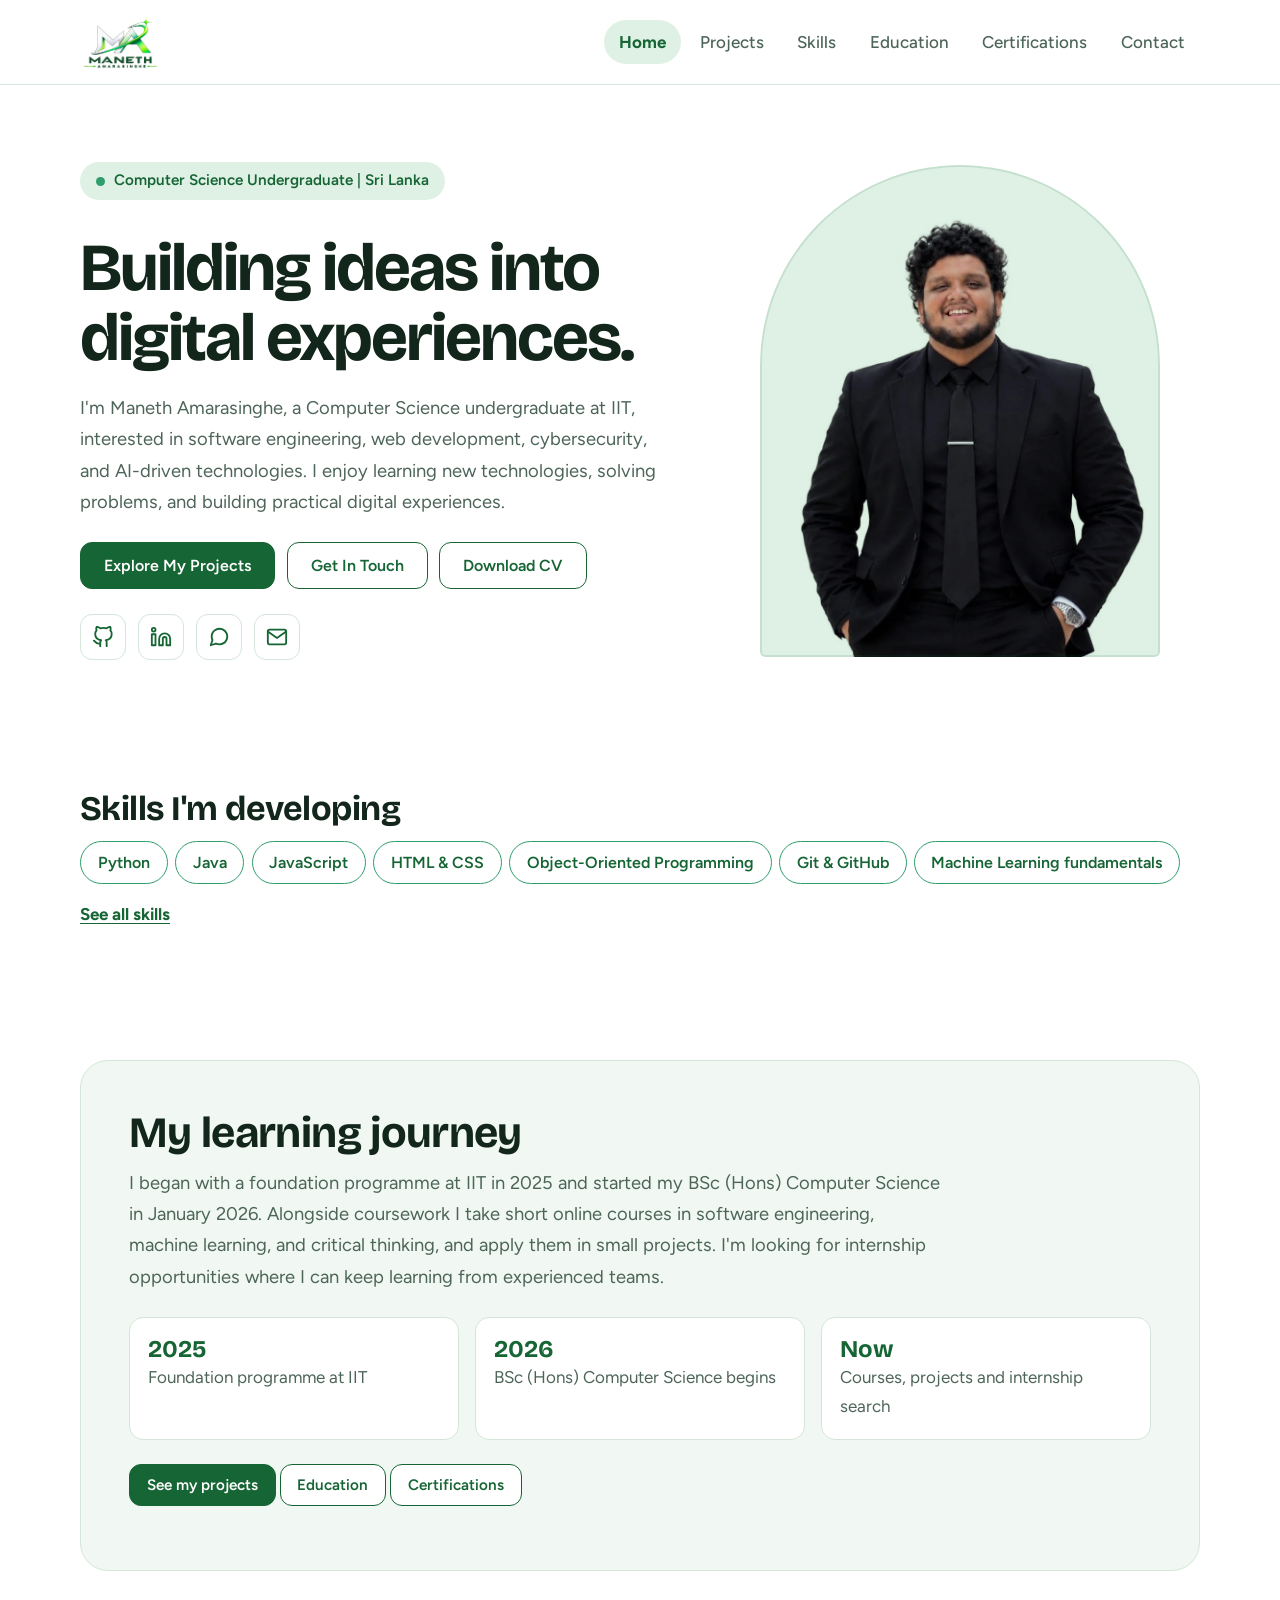
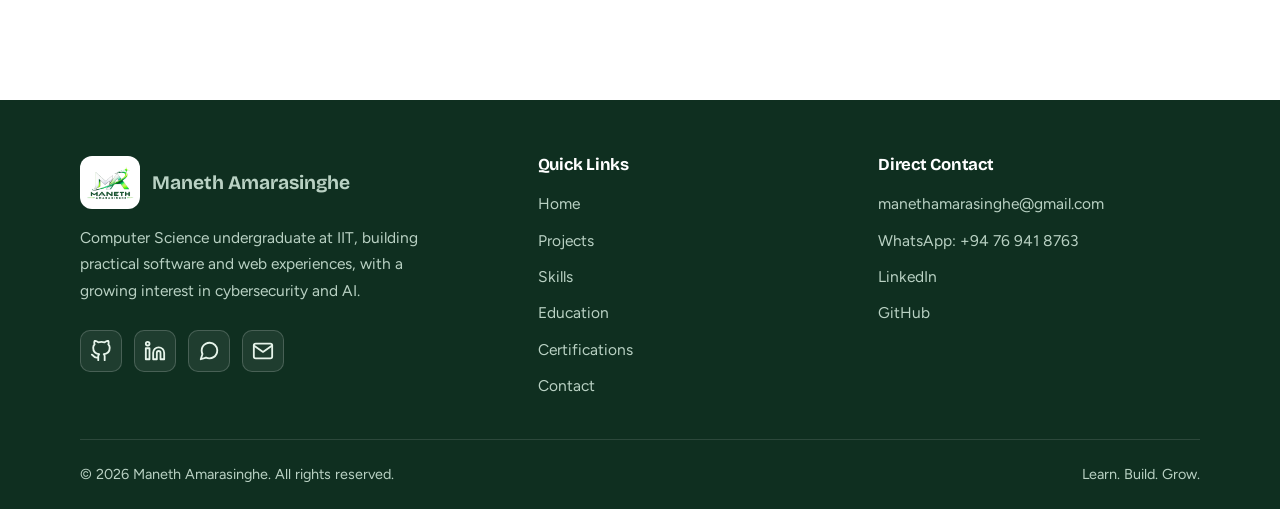
<file: index.html>
<!DOCTYPE html>
<html lang="en"><head><meta charset="utf-8"><meta name="viewport" content="width=device-width, initial-scale=1">
<title>Home | Maneth Amarasinghe</title><meta name="description" content="Maneth Amarasinghe, Computer Science undergraduate at IIT Sri Lanka. Software engineering, web development, cybersecurity and AI.">
<meta name="theme-color" content="#ffffff"><link rel="icon" href="favicon.svg" type="image/svg+xml">
<link rel="preconnect" href="https://fonts.googleapis.com"><link rel="preconnect" href="https://fonts.gstatic.com" crossorigin>
<link href="https://fonts.googleapis.com/css2?family=Bricolage+Grotesque:opsz,wght@12..96,600;12..96,700&family=Figtree:wght@400;500;600;700&display=swap" rel="stylesheet">
<link rel="stylesheet" href="style.css"><link rel="stylesheet" href="footer.css"></head><body>
<a class="skip" href="#main">Skip to content</a>
<header class="site-header"><div class="wrap bar">
<a class="brand" href="index.html"><img src="logo.png" width="700" height="629" alt="Maneth Amarasinghe"></a>
<button class="menu-btn" aria-label="Open menu" aria-expanded="false" aria-controls="nav"><span></span><span></span><span></span></button>
<nav id="nav" aria-label="Main"><a href="index.html" aria-current="page">Home</a><a href="projects.html">Projects</a><a href="skills.html">Skills</a><a href="education.html">Education</a><a href="certifications.html">Certifications</a><a href="contact.html">Contact</a></nav></div></header>
<main id="main"><section class="hero"><div class="wrap hero-grid"><div>
<p class="status">Computer Science Undergraduate | Sri Lanka</p>
<h1>Building ideas into digital experiences.</h1>
<p class="lead">I'm Maneth Amarasinghe, a Computer Science undergraduate at IIT, interested in software engineering, web development, cybersecurity, and AI-driven technologies. I enjoy learning new technologies, solving problems, and building practical digital experiences.</p>
<div class="actions"><a class="btn" href="projects.html">Explore My Projects</a><a class="btn ghost" href="contact.html">Get In Touch</a>
<a class="btn ghost" href="Maneth-Amarasinghe-CV.pdf" download>Download CV</a></div>
<ul class="social-row"><li><a class="social-btn" href="https://github.com/maneth-amarasinghe-cyber" target="_blank" rel="noopener noreferrer" aria-label="GitHub" title="GitHub"><svg viewBox="0 0 24 24" aria-hidden="true"><path d="M9 19c-5 1.5-5-2.5-7-3m14 6v-3.87a3.37 3.37 0 0 0-.94-2.61c3.14-.35 6.44-1.54 6.44-7A5.44 5.44 0 0 0 20 4.77 5.07 5.07 0 0 0 19.91 1S18.73.65 16 2.48a13.38 13.38 0 0 0-7 0C6.27.65 5.09 1 5.09 1A5.07 5.07 0 0 0 5 4.77a5.44 5.44 0 0 0-1.5 3.78c0 5.42 3.3 6.61 6.44 7A3.37 3.37 0 0 0 9 18.13V22"/></svg></a></li><li><a class="social-btn" href="https://www.linkedin.com/in/maneth-amarasinghe/" target="_blank" rel="noopener noreferrer" aria-label="LinkedIn" title="LinkedIn"><svg viewBox="0 0 24 24" aria-hidden="true"><path d="M16 8a6 6 0 0 1 6 6v7h-4v-7a2 2 0 0 0-2-2 2 2 0 0 0-2 2v7h-4v-7a6 6 0 0 1 6-6z"/><rect x="2" y="9" width="4" height="12"/><circle cx="4" cy="4" r="2"/></svg></a></li><li><a class="social-btn" href="https://wa.me/94769418763" target="_blank" rel="noopener noreferrer" aria-label="WhatsApp" title="WhatsApp"><svg viewBox="0 0 24 24" aria-hidden="true"><path d="M21 11.5a8.38 8.38 0 0 1-.9 3.8 8.5 8.5 0 0 1-7.6 4.7 8.38 8.38 0 0 1-3.8-.9L3 21l1.9-5.7a8.38 8.38 0 0 1-.9-3.8 8.5 8.5 0 0 1 4.7-7.6 8.38 8.38 0 0 1 3.8-.9h.5a8.48 8.48 0 0 1 8 8v.5z"/></svg></a></li><li><a class="social-btn" href="mailto:manethamarasinghe@gmail.com" aria-label="Email" title="Email"><svg viewBox="0 0 24 24" aria-hidden="true"><path d="M4 4h16c1.1 0 2 .9 2 2v12c0 1.1-.9 2-2 2H4c-1.1 0-2-.9-2-2V6c0-1.1.9-2 2-2z"/><polyline points="22,6 12,13 2,6"/></svg></a></li></ul></div>
<figure class="portrait"><img src="maneth-amarasinghe.jpg" width="422" height="520" alt="Portrait of Maneth Amarasinghe in a black suit and tie"></figure></div></section>
<section class="sec"><div class="wrap"><h2>Skills I'm developing</h2><ul class="chips big"><li>Python</li><li>Java</li><li>JavaScript</li><li>HTML &amp; CSS</li><li>Object-Oriented Programming</li><li>Git &amp; GitHub</li><li>Machine Learning fundamentals</li></ul><p><a class="textlink" href="skills.html">See all skills</a></p></div></section>
<section class="sec journey"><div class="wrap"><div class="jbox"><h2>My learning journey</h2><p class="jtext">I began with a foundation programme at IIT in 2025 and started my BSc (Hons) Computer Science in January 2026. Alongside coursework I take short online courses in software engineering, machine learning, and critical thinking, and apply them in small projects. I'm looking for internship opportunities where I can keep learning from experienced teams.</p><ul class="steps"><li><b>2025</b>Foundation programme at IIT</li><li><b>2026</b>BSc (Hons) Computer Science begins</li><li><b>Now</b>Courses, projects and internship search</li></ul><p><a class="btn small" href="projects.html">See my projects</a> <a class="btn ghost small" href="education.html">Education</a> <a class="btn ghost small" href="certifications.html">Certifications</a></p></div></div></section></main>
<footer class="tf-footer"><div class="tf-wrap">
<div class="tf-grid">
<div><a class="tf-brand" href="index.html"><img src="logo.png" width="56" height="50" alt="">Maneth Amarasinghe</a>
<p class="tf-about">Computer Science undergraduate at IIT, building practical software and web experiences, with a growing interest in cybersecurity and AI.</p>
<ul class="social-row"><li><a class="social-btn" href="https://github.com/maneth-amarasinghe-cyber" target="_blank" rel="noopener noreferrer" aria-label="GitHub" title="GitHub"><svg viewBox="0 0 24 24" aria-hidden="true"><path d="M9 19c-5 1.5-5-2.5-7-3m14 6v-3.87a3.37 3.37 0 0 0-.94-2.61c3.14-.35 6.44-1.54 6.44-7A5.44 5.44 0 0 0 20 4.77 5.07 5.07 0 0 0 19.91 1S18.73.65 16 2.48a13.38 13.38 0 0 0-7 0C6.27.65 5.09 1 5.09 1A5.07 5.07 0 0 0 5 4.77a5.44 5.44 0 0 0-1.5 3.78c0 5.42 3.3 6.61 6.44 7A3.37 3.37 0 0 0 9 18.13V22"/></svg></a></li><li><a class="social-btn" href="https://www.linkedin.com/in/maneth-amarasinghe/" target="_blank" rel="noopener noreferrer" aria-label="LinkedIn" title="LinkedIn"><svg viewBox="0 0 24 24" aria-hidden="true"><path d="M16 8a6 6 0 0 1 6 6v7h-4v-7a2 2 0 0 0-2-2 2 2 0 0 0-2 2v7h-4v-7a6 6 0 0 1 6-6z"/><rect x="2" y="9" width="4" height="12"/><circle cx="4" cy="4" r="2"/></svg></a></li><li><a class="social-btn" href="https://wa.me/94769418763" target="_blank" rel="noopener noreferrer" aria-label="WhatsApp" title="WhatsApp"><svg viewBox="0 0 24 24" aria-hidden="true"><path d="M21 11.5a8.38 8.38 0 0 1-.9 3.8 8.5 8.5 0 0 1-7.6 4.7 8.38 8.38 0 0 1-3.8-.9L3 21l1.9-5.7a8.38 8.38 0 0 1-.9-3.8 8.5 8.5 0 0 1 4.7-7.6 8.38 8.38 0 0 1 3.8-.9h.5a8.48 8.48 0 0 1 8 8v.5z"/></svg></a></li><li><a class="social-btn" href="mailto:manethamarasinghe@gmail.com" aria-label="Email" title="Email"><svg viewBox="0 0 24 24" aria-hidden="true"><path d="M4 4h16c1.1 0 2 .9 2 2v12c0 1.1-.9 2-2 2H4c-1.1 0-2-.9-2-2V6c0-1.1.9-2 2-2z"/><polyline points="22,6 12,13 2,6"/></svg></a></li></ul></div>
<div><h3>Quick Links</h3><ul><li><a href="index.html">Home</a></li><li><a href="projects.html">Projects</a></li><li><a href="skills.html">Skills</a></li><li><a href="education.html">Education</a></li><li><a href="certifications.html">Certifications</a></li><li><a href="contact.html">Contact</a></li></ul></div>
<div><h3>Direct Contact</h3><ul><li><a href="mailto:manethamarasinghe@gmail.com">manethamarasinghe@gmail.com</a></li><li><a href="https://wa.me/94769418763" target="_blank" rel="noopener noreferrer">WhatsApp: +94 76 941 8763</a></li><li><a href="https://www.linkedin.com/in/maneth-amarasinghe/" target="_blank" rel="noopener noreferrer">LinkedIn</a></li><li><a href="https://github.com/maneth-amarasinghe-cyber" target="_blank" rel="noopener noreferrer">GitHub</a></li></ul></div>
</div>
<div class="tf-bottom"><p>&copy; <span id="year">2026</span> Maneth Amarasinghe. All rights reserved.</p><p>Learn. Build. Grow.</p></div>
</div></footer>
<script src="script.js"></script></body></html>
</file>
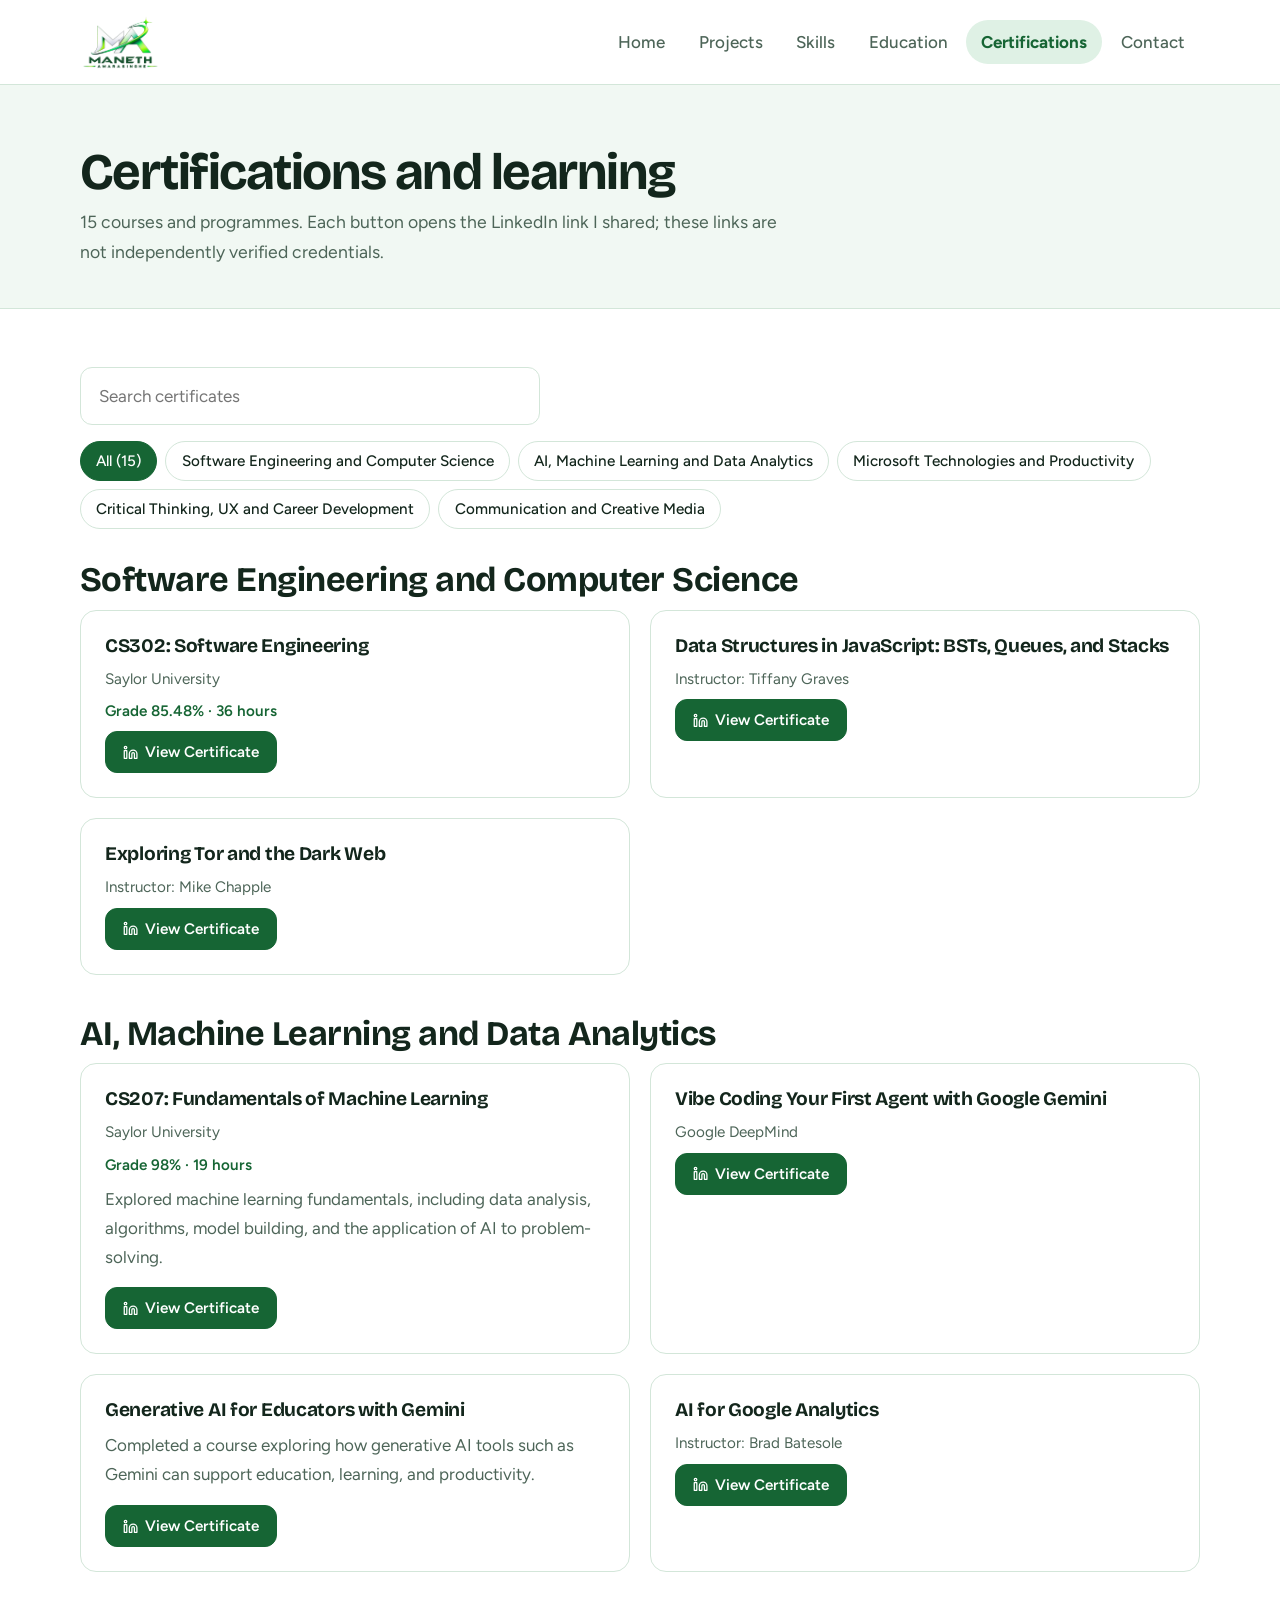
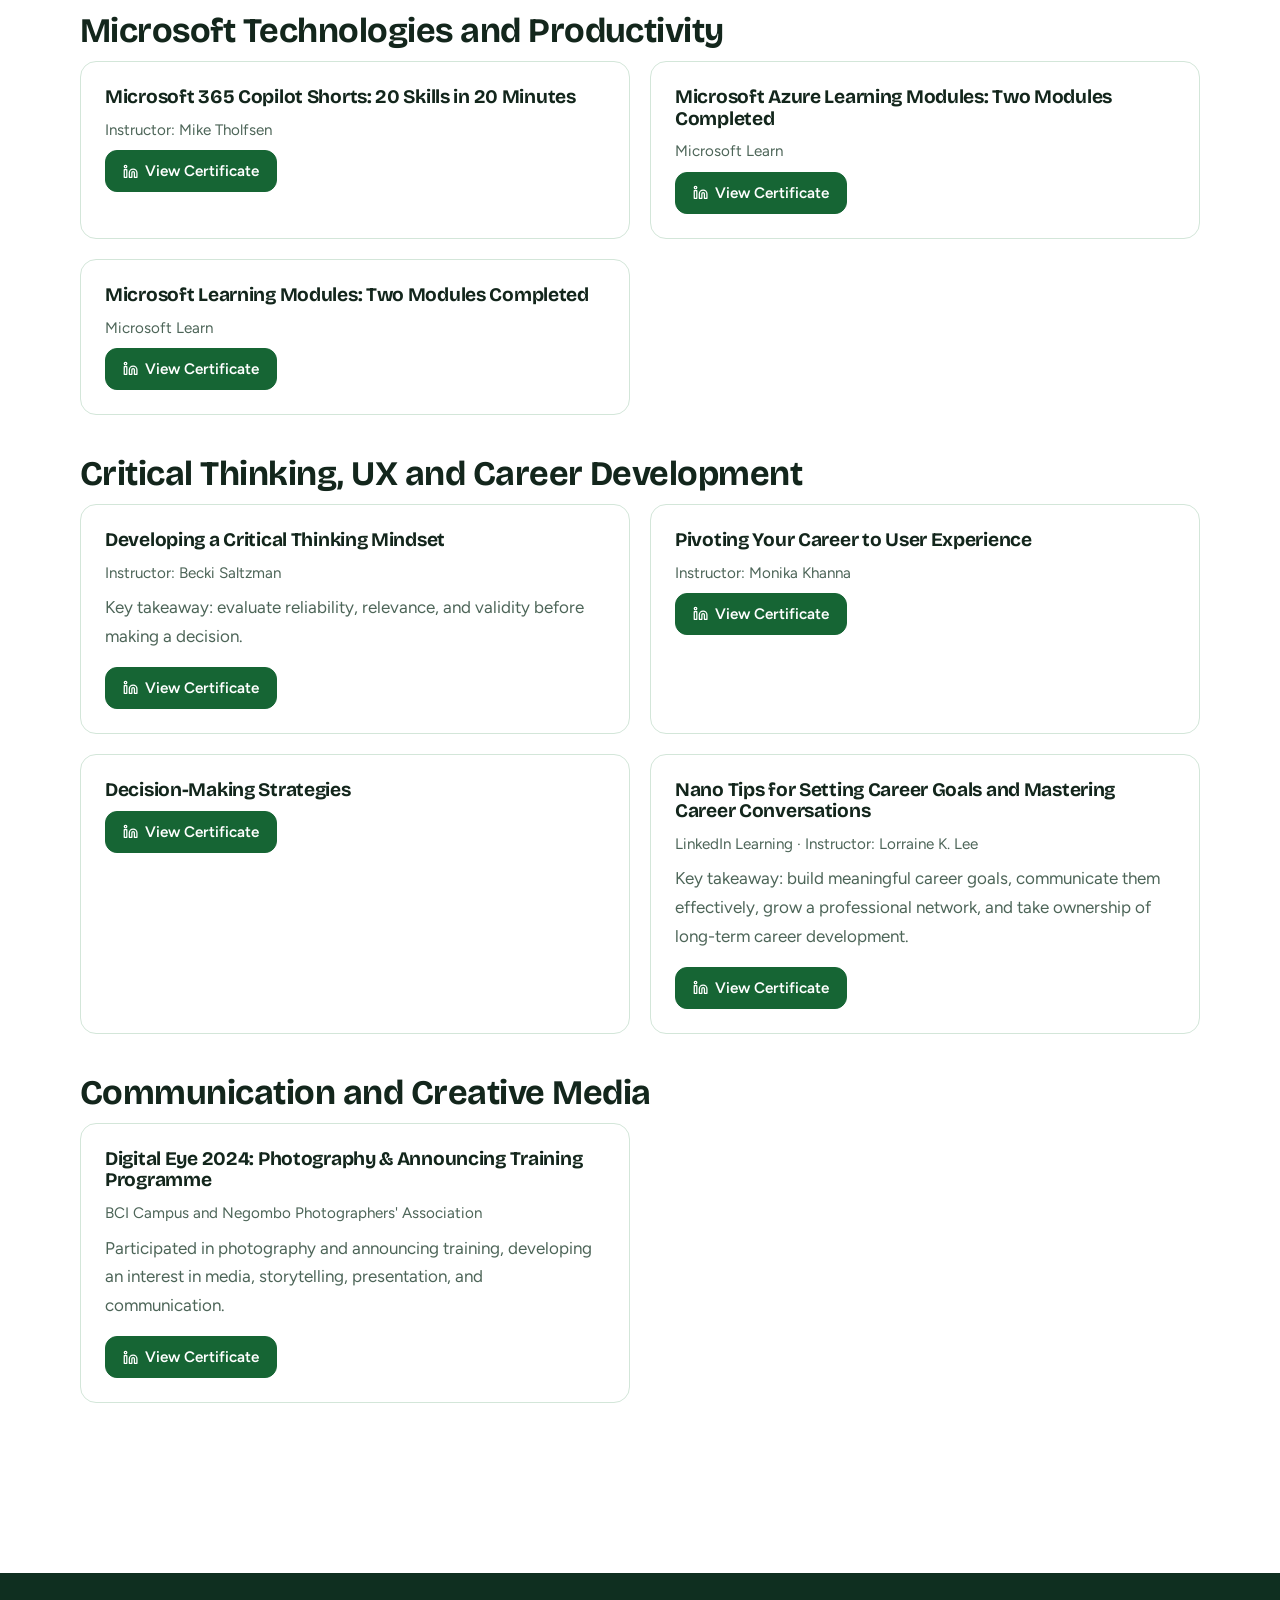
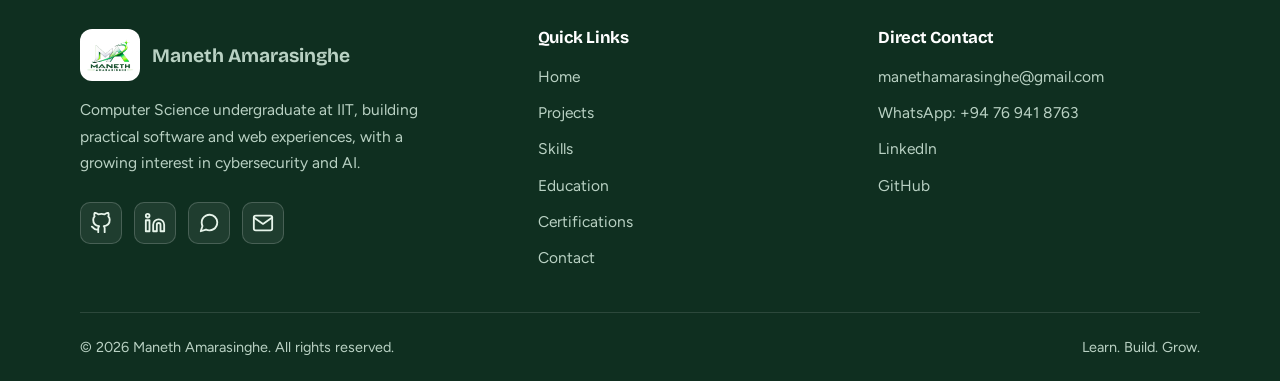
<file: certifications.html>
<!DOCTYPE html>
<html lang="en"><head><meta charset="utf-8"><meta name="viewport" content="width=device-width, initial-scale=1">
<title>Certifications | Maneth Amarasinghe</title><meta name="description" content="15 courses and programmes in software engineering, machine learning, Microsoft technologies, UX and more.">
<meta name="theme-color" content="#ffffff"><link rel="icon" href="favicon.svg" type="image/svg+xml">
<link rel="preconnect" href="https://fonts.googleapis.com"><link rel="preconnect" href="https://fonts.gstatic.com" crossorigin>
<link href="https://fonts.googleapis.com/css2?family=Bricolage+Grotesque:opsz,wght@12..96,600;12..96,700&family=Figtree:wght@400;500;600;700&display=swap" rel="stylesheet">
<link rel="stylesheet" href="style.css"><link rel="stylesheet" href="footer.css"></head><body>
<a class="skip" href="#main">Skip to content</a>
<header class="site-header"><div class="wrap bar">
<a class="brand" href="index.html"><img src="logo.png" width="700" height="629" alt="Maneth Amarasinghe"></a>
<button class="menu-btn" aria-label="Open menu" aria-expanded="false" aria-controls="nav"><span></span><span></span><span></span></button>
<nav id="nav" aria-label="Main"><a href="index.html">Home</a><a href="projects.html">Projects</a><a href="skills.html">Skills</a><a href="education.html">Education</a><a href="certifications.html" aria-current="page">Certifications</a><a href="contact.html">Contact</a></nav></div></header>
<main id="main"><section class="page-head"><div class="wrap"><h1>Certifications and learning</h1><p>15 courses and programmes. Each button opens the LinkedIn link I shared; these links are not independently verified credentials.</p></div></section><section class="sec"><div class="wrap"><div class="tools"><label class="sr" for="q">Search certificates</label><input id="q" type="search" placeholder="Search certificates" autocomplete="off"><div class="filters"><button type="button" class="filter active" data-filter="all">All (15)</button><button type="button" class="filter" data-filter="se">Software Engineering and Computer Science</button><button type="button" class="filter" data-filter="ai">AI, Machine Learning and Data Analytics</button><button type="button" class="filter" data-filter="ms">Microsoft Technologies and Productivity</button><button type="button" class="filter" data-filter="ux">Critical Thinking, UX and Career Development</button><button type="button" class="filter" data-filter="cm">Communication and Creative Media</button></div></div><p id="empty" hidden>No certificates match your search.</p><section class="cgroup" data-group="se"><h2>Software Engineering and Computer Science</h2><div class="grid g2"><article class="card cert" data-cat="se"><h3>CS302: Software Engineering</h3><p class="by">Saylor University</p><p class="meta">Grade 85.48% · 36 hours</p><a class="btn small" href="https://lnkd.in/p/gSEtVdaS" target="_blank" rel="noopener noreferrer"><svg class="ico" viewBox="0 0 24 24" aria-hidden="true"><path d="M16 8a6 6 0 0 1 6 6v7h-4v-7a2 2 0 0 0-2-2 2 2 0 0 0-2 2v7h-4v-7a6 6 0 0 1 6-6z" fill="none" stroke="currentColor" stroke-width="2" stroke-linecap="round" stroke-linejoin="round"/><rect x="2" y="9" width="4" height="12" fill="none" stroke="currentColor" stroke-width="2" stroke-linejoin="round"/><circle cx="4" cy="4" r="2" fill="none" stroke="currentColor" stroke-width="2"/></svg> View Certificate</a></article><article class="card cert" data-cat="se"><h3>Data Structures in JavaScript: BSTs, Queues, and Stacks</h3><p class="by">Instructor: Tiffany Graves</p><a class="btn small" href="https://lnkd.in/p/guVDkNkJ" target="_blank" rel="noopener noreferrer"><svg class="ico" viewBox="0 0 24 24" aria-hidden="true"><path d="M16 8a6 6 0 0 1 6 6v7h-4v-7a2 2 0 0 0-2-2 2 2 0 0 0-2 2v7h-4v-7a6 6 0 0 1 6-6z" fill="none" stroke="currentColor" stroke-width="2" stroke-linecap="round" stroke-linejoin="round"/><rect x="2" y="9" width="4" height="12" fill="none" stroke="currentColor" stroke-width="2" stroke-linejoin="round"/><circle cx="4" cy="4" r="2" fill="none" stroke="currentColor" stroke-width="2"/></svg> View Certificate</a></article><article class="card cert" data-cat="se"><h3>Exploring Tor and the Dark Web</h3><p class="by">Instructor: Mike Chapple</p><a class="btn small" href="https://lnkd.in/p/gBDqiiTd" target="_blank" rel="noopener noreferrer"><svg class="ico" viewBox="0 0 24 24" aria-hidden="true"><path d="M16 8a6 6 0 0 1 6 6v7h-4v-7a2 2 0 0 0-2-2 2 2 0 0 0-2 2v7h-4v-7a6 6 0 0 1 6-6z" fill="none" stroke="currentColor" stroke-width="2" stroke-linecap="round" stroke-linejoin="round"/><rect x="2" y="9" width="4" height="12" fill="none" stroke="currentColor" stroke-width="2" stroke-linejoin="round"/><circle cx="4" cy="4" r="2" fill="none" stroke="currentColor" stroke-width="2"/></svg> View Certificate</a></article></div></section><section class="cgroup" data-group="ai"><h2>AI, Machine Learning and Data Analytics</h2><div class="grid g2"><article class="card cert" data-cat="ai"><h3>CS207: Fundamentals of Machine Learning</h3><p class="by">Saylor University</p><p class="meta">Grade 98% · 19 hours</p><p>Explored machine learning fundamentals, including data analysis, algorithms, model building, and the application of AI to problem-solving.</p><a class="btn small" href="https://lnkd.in/p/gyDenBuD" target="_blank" rel="noopener noreferrer"><svg class="ico" viewBox="0 0 24 24" aria-hidden="true"><path d="M16 8a6 6 0 0 1 6 6v7h-4v-7a2 2 0 0 0-2-2 2 2 0 0 0-2 2v7h-4v-7a6 6 0 0 1 6-6z" fill="none" stroke="currentColor" stroke-width="2" stroke-linecap="round" stroke-linejoin="round"/><rect x="2" y="9" width="4" height="12" fill="none" stroke="currentColor" stroke-width="2" stroke-linejoin="round"/><circle cx="4" cy="4" r="2" fill="none" stroke="currentColor" stroke-width="2"/></svg> View Certificate</a></article><article class="card cert" data-cat="ai"><h3>Vibe Coding Your First Agent with Google Gemini</h3><p class="by">Google DeepMind</p><a class="btn small" href="https://lnkd.in/p/gmhh4Y6r" target="_blank" rel="noopener noreferrer"><svg class="ico" viewBox="0 0 24 24" aria-hidden="true"><path d="M16 8a6 6 0 0 1 6 6v7h-4v-7a2 2 0 0 0-2-2 2 2 0 0 0-2 2v7h-4v-7a6 6 0 0 1 6-6z" fill="none" stroke="currentColor" stroke-width="2" stroke-linecap="round" stroke-linejoin="round"/><rect x="2" y="9" width="4" height="12" fill="none" stroke="currentColor" stroke-width="2" stroke-linejoin="round"/><circle cx="4" cy="4" r="2" fill="none" stroke="currentColor" stroke-width="2"/></svg> View Certificate</a></article><article class="card cert" data-cat="ai"><h3>Generative AI for Educators with Gemini</h3><p>Completed a course exploring how generative AI tools such as Gemini can support education, learning, and productivity.</p><a class="btn small" href="https://lnkd.in/p/gP2GBxrx" target="_blank" rel="noopener noreferrer"><svg class="ico" viewBox="0 0 24 24" aria-hidden="true"><path d="M16 8a6 6 0 0 1 6 6v7h-4v-7a2 2 0 0 0-2-2 2 2 0 0 0-2 2v7h-4v-7a6 6 0 0 1 6-6z" fill="none" stroke="currentColor" stroke-width="2" stroke-linecap="round" stroke-linejoin="round"/><rect x="2" y="9" width="4" height="12" fill="none" stroke="currentColor" stroke-width="2" stroke-linejoin="round"/><circle cx="4" cy="4" r="2" fill="none" stroke="currentColor" stroke-width="2"/></svg> View Certificate</a></article><article class="card cert" data-cat="ai"><h3>AI for Google Analytics</h3><p class="by">Instructor: Brad Batesole</p><a class="btn small" href="https://lnkd.in/p/gePWBzvf" target="_blank" rel="noopener noreferrer"><svg class="ico" viewBox="0 0 24 24" aria-hidden="true"><path d="M16 8a6 6 0 0 1 6 6v7h-4v-7a2 2 0 0 0-2-2 2 2 0 0 0-2 2v7h-4v-7a6 6 0 0 1 6-6z" fill="none" stroke="currentColor" stroke-width="2" stroke-linecap="round" stroke-linejoin="round"/><rect x="2" y="9" width="4" height="12" fill="none" stroke="currentColor" stroke-width="2" stroke-linejoin="round"/><circle cx="4" cy="4" r="2" fill="none" stroke="currentColor" stroke-width="2"/></svg> View Certificate</a></article></div></section><section class="cgroup" data-group="ms"><h2>Microsoft Technologies and Productivity</h2><div class="grid g2"><article class="card cert" data-cat="ms"><h3>Microsoft 365 Copilot Shorts: 20 Skills in 20 Minutes</h3><p class="by">Instructor: Mike Tholfsen</p><a class="btn small" href="https://lnkd.in/p/gTQS7FHY" target="_blank" rel="noopener noreferrer"><svg class="ico" viewBox="0 0 24 24" aria-hidden="true"><path d="M16 8a6 6 0 0 1 6 6v7h-4v-7a2 2 0 0 0-2-2 2 2 0 0 0-2 2v7h-4v-7a6 6 0 0 1 6-6z" fill="none" stroke="currentColor" stroke-width="2" stroke-linecap="round" stroke-linejoin="round"/><rect x="2" y="9" width="4" height="12" fill="none" stroke="currentColor" stroke-width="2" stroke-linejoin="round"/><circle cx="4" cy="4" r="2" fill="none" stroke="currentColor" stroke-width="2"/></svg> View Certificate</a></article><article class="card cert" data-cat="ms"><h3>Microsoft Azure Learning Modules: Two Modules Completed</h3><p class="by">Microsoft Learn</p><a class="btn small" href="https://lnkd.in/p/ggSB4J23" target="_blank" rel="noopener noreferrer"><svg class="ico" viewBox="0 0 24 24" aria-hidden="true"><path d="M16 8a6 6 0 0 1 6 6v7h-4v-7a2 2 0 0 0-2-2 2 2 0 0 0-2 2v7h-4v-7a6 6 0 0 1 6-6z" fill="none" stroke="currentColor" stroke-width="2" stroke-linecap="round" stroke-linejoin="round"/><rect x="2" y="9" width="4" height="12" fill="none" stroke="currentColor" stroke-width="2" stroke-linejoin="round"/><circle cx="4" cy="4" r="2" fill="none" stroke="currentColor" stroke-width="2"/></svg> View Certificate</a></article><article class="card cert" data-cat="ms"><h3>Microsoft Learning Modules: Two Modules Completed</h3><p class="by">Microsoft Learn</p><a class="btn small" href="https://lnkd.in/p/g-Dsky8Z" target="_blank" rel="noopener noreferrer"><svg class="ico" viewBox="0 0 24 24" aria-hidden="true"><path d="M16 8a6 6 0 0 1 6 6v7h-4v-7a2 2 0 0 0-2-2 2 2 0 0 0-2 2v7h-4v-7a6 6 0 0 1 6-6z" fill="none" stroke="currentColor" stroke-width="2" stroke-linecap="round" stroke-linejoin="round"/><rect x="2" y="9" width="4" height="12" fill="none" stroke="currentColor" stroke-width="2" stroke-linejoin="round"/><circle cx="4" cy="4" r="2" fill="none" stroke="currentColor" stroke-width="2"/></svg> View Certificate</a></article></div></section><section class="cgroup" data-group="ux"><h2>Critical Thinking, UX and Career Development</h2><div class="grid g2"><article class="card cert" data-cat="ux"><h3>Developing a Critical Thinking Mindset</h3><p class="by">Instructor: Becki Saltzman</p><p>Key takeaway: evaluate reliability, relevance, and validity before making a decision.</p><a class="btn small" href="https://lnkd.in/p/gcz9-4gQ" target="_blank" rel="noopener noreferrer"><svg class="ico" viewBox="0 0 24 24" aria-hidden="true"><path d="M16 8a6 6 0 0 1 6 6v7h-4v-7a2 2 0 0 0-2-2 2 2 0 0 0-2 2v7h-4v-7a6 6 0 0 1 6-6z" fill="none" stroke="currentColor" stroke-width="2" stroke-linecap="round" stroke-linejoin="round"/><rect x="2" y="9" width="4" height="12" fill="none" stroke="currentColor" stroke-width="2" stroke-linejoin="round"/><circle cx="4" cy="4" r="2" fill="none" stroke="currentColor" stroke-width="2"/></svg> View Certificate</a></article><article class="card cert" data-cat="ux"><h3>Pivoting Your Career to User Experience</h3><p class="by">Instructor: Monika Khanna</p><a class="btn small" href="https://lnkd.in/p/gacBQBpp" target="_blank" rel="noopener noreferrer"><svg class="ico" viewBox="0 0 24 24" aria-hidden="true"><path d="M16 8a6 6 0 0 1 6 6v7h-4v-7a2 2 0 0 0-2-2 2 2 0 0 0-2 2v7h-4v-7a6 6 0 0 1 6-6z" fill="none" stroke="currentColor" stroke-width="2" stroke-linecap="round" stroke-linejoin="round"/><rect x="2" y="9" width="4" height="12" fill="none" stroke="currentColor" stroke-width="2" stroke-linejoin="round"/><circle cx="4" cy="4" r="2" fill="none" stroke="currentColor" stroke-width="2"/></svg> View Certificate</a></article><article class="card cert" data-cat="ux"><h3>Decision-Making Strategies</h3><a class="btn small" href="https://lnkd.in/p/gWr3NBE8" target="_blank" rel="noopener noreferrer"><svg class="ico" viewBox="0 0 24 24" aria-hidden="true"><path d="M16 8a6 6 0 0 1 6 6v7h-4v-7a2 2 0 0 0-2-2 2 2 0 0 0-2 2v7h-4v-7a6 6 0 0 1 6-6z" fill="none" stroke="currentColor" stroke-width="2" stroke-linecap="round" stroke-linejoin="round"/><rect x="2" y="9" width="4" height="12" fill="none" stroke="currentColor" stroke-width="2" stroke-linejoin="round"/><circle cx="4" cy="4" r="2" fill="none" stroke="currentColor" stroke-width="2"/></svg> View Certificate</a></article><article class="card cert" data-cat="ux"><h3>Nano Tips for Setting Career Goals and Mastering Career Conversations</h3><p class="by">LinkedIn Learning · Instructor: Lorraine K. Lee</p><p>Key takeaway: build meaningful career goals, communicate them effectively, grow a professional network, and take ownership of long-term career development.</p><a class="btn small" href="https://lnkd.in/p/gWjcAZTr" target="_blank" rel="noopener noreferrer"><svg class="ico" viewBox="0 0 24 24" aria-hidden="true"><path d="M16 8a6 6 0 0 1 6 6v7h-4v-7a2 2 0 0 0-2-2 2 2 0 0 0-2 2v7h-4v-7a6 6 0 0 1 6-6z" fill="none" stroke="currentColor" stroke-width="2" stroke-linecap="round" stroke-linejoin="round"/><rect x="2" y="9" width="4" height="12" fill="none" stroke="currentColor" stroke-width="2" stroke-linejoin="round"/><circle cx="4" cy="4" r="2" fill="none" stroke="currentColor" stroke-width="2"/></svg> View Certificate</a></article></div></section><section class="cgroup" data-group="cm"><h2>Communication and Creative Media</h2><div class="grid g2"><article class="card cert" data-cat="cm"><h3>Digital Eye 2024: Photography &amp; Announcing Training Programme</h3><p class="by">BCI Campus and Negombo Photographers' Association</p><p>Participated in photography and announcing training, developing an interest in media, storytelling, presentation, and communication.</p><a class="btn small" href="https://lnkd.in/p/gghEUp94" target="_blank" rel="noopener noreferrer"><svg class="ico" viewBox="0 0 24 24" aria-hidden="true"><path d="M16 8a6 6 0 0 1 6 6v7h-4v-7a2 2 0 0 0-2-2 2 2 0 0 0-2 2v7h-4v-7a6 6 0 0 1 6-6z" fill="none" stroke="currentColor" stroke-width="2" stroke-linecap="round" stroke-linejoin="round"/><rect x="2" y="9" width="4" height="12" fill="none" stroke="currentColor" stroke-width="2" stroke-linejoin="round"/><circle cx="4" cy="4" r="2" fill="none" stroke="currentColor" stroke-width="2"/></svg> View Certificate</a></article></div></section></div></section></main>
<footer class="tf-footer"><div class="tf-wrap">
<div class="tf-grid">
<div><a class="tf-brand" href="index.html"><img src="logo.png" width="56" height="50" alt="">Maneth Amarasinghe</a>
<p class="tf-about">Computer Science undergraduate at IIT, building practical software and web experiences, with a growing interest in cybersecurity and AI.</p>
<ul class="social-row"><li><a class="social-btn" href="https://github.com/maneth-amarasinghe-cyber" target="_blank" rel="noopener noreferrer" aria-label="GitHub" title="GitHub"><svg viewBox="0 0 24 24" aria-hidden="true"><path d="M9 19c-5 1.5-5-2.5-7-3m14 6v-3.87a3.37 3.37 0 0 0-.94-2.61c3.14-.35 6.44-1.54 6.44-7A5.44 5.44 0 0 0 20 4.77 5.07 5.07 0 0 0 19.91 1S18.73.65 16 2.48a13.38 13.38 0 0 0-7 0C6.27.65 5.09 1 5.09 1A5.07 5.07 0 0 0 5 4.77a5.44 5.44 0 0 0-1.5 3.78c0 5.42 3.3 6.61 6.44 7A3.37 3.37 0 0 0 9 18.13V22"/></svg></a></li><li><a class="social-btn" href="https://www.linkedin.com/in/maneth-amarasinghe/" target="_blank" rel="noopener noreferrer" aria-label="LinkedIn" title="LinkedIn"><svg viewBox="0 0 24 24" aria-hidden="true"><path d="M16 8a6 6 0 0 1 6 6v7h-4v-7a2 2 0 0 0-2-2 2 2 0 0 0-2 2v7h-4v-7a6 6 0 0 1 6-6z"/><rect x="2" y="9" width="4" height="12"/><circle cx="4" cy="4" r="2"/></svg></a></li><li><a class="social-btn" href="https://wa.me/94769418763" target="_blank" rel="noopener noreferrer" aria-label="WhatsApp" title="WhatsApp"><svg viewBox="0 0 24 24" aria-hidden="true"><path d="M21 11.5a8.38 8.38 0 0 1-.9 3.8 8.5 8.5 0 0 1-7.6 4.7 8.38 8.38 0 0 1-3.8-.9L3 21l1.9-5.7a8.38 8.38 0 0 1-.9-3.8 8.5 8.5 0 0 1 4.7-7.6 8.38 8.38 0 0 1 3.8-.9h.5a8.48 8.48 0 0 1 8 8v.5z"/></svg></a></li><li><a class="social-btn" href="mailto:manethamarasinghe@gmail.com" aria-label="Email" title="Email"><svg viewBox="0 0 24 24" aria-hidden="true"><path d="M4 4h16c1.1 0 2 .9 2 2v12c0 1.1-.9 2-2 2H4c-1.1 0-2-.9-2-2V6c0-1.1.9-2 2-2z"/><polyline points="22,6 12,13 2,6"/></svg></a></li></ul></div>
<div><h3>Quick Links</h3><ul><li><a href="index.html">Home</a></li><li><a href="projects.html">Projects</a></li><li><a href="skills.html">Skills</a></li><li><a href="education.html">Education</a></li><li><a href="certifications.html">Certifications</a></li><li><a href="contact.html">Contact</a></li></ul></div>
<div><h3>Direct Contact</h3><ul><li><a href="mailto:manethamarasinghe@gmail.com">manethamarasinghe@gmail.com</a></li><li><a href="https://wa.me/94769418763" target="_blank" rel="noopener noreferrer">WhatsApp: +94 76 941 8763</a></li><li><a href="https://www.linkedin.com/in/maneth-amarasinghe/" target="_blank" rel="noopener noreferrer">LinkedIn</a></li><li><a href="https://github.com/maneth-amarasinghe-cyber" target="_blank" rel="noopener noreferrer">GitHub</a></li></ul></div>
</div>
<div class="tf-bottom"><p>&copy; <span id="year">2026</span> Maneth Amarasinghe. All rights reserved.</p><p>Learn. Build. Grow.</p></div>
</div></footer>
<script src="script.js"></script></body></html>
</file>
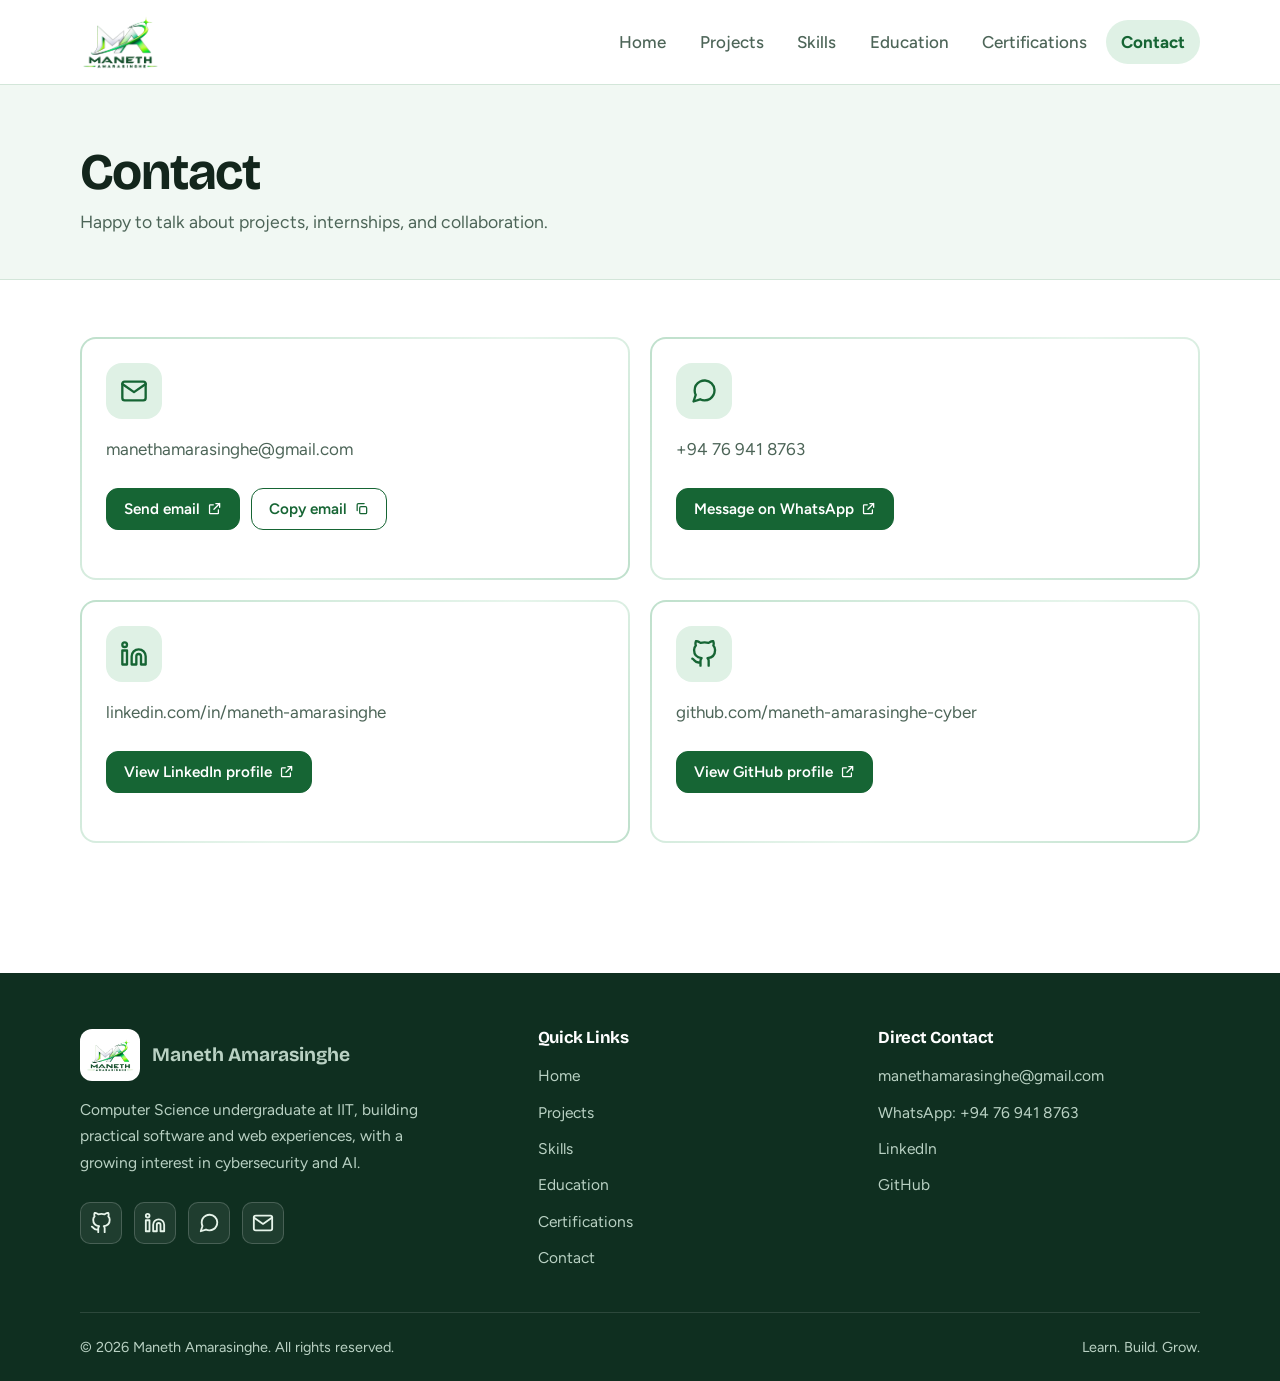
<file: contact.html>
<!DOCTYPE html>
<html lang="en"><head><meta charset="utf-8"><meta name="viewport" content="width=device-width, initial-scale=1">
<title>Contact | Maneth Amarasinghe</title><meta name="description" content="Contact Maneth Amarasinghe by email, WhatsApp, LinkedIn or GitHub.">
<meta name="theme-color" content="#ffffff"><link rel="icon" href="favicon.svg" type="image/svg+xml">
<link rel="preconnect" href="https://fonts.googleapis.com"><link rel="preconnect" href="https://fonts.gstatic.com" crossorigin>
<link href="https://fonts.googleapis.com/css2?family=Bricolage+Grotesque:opsz,wght@12..96,600;12..96,700&family=Figtree:wght@400;500;600;700&display=swap" rel="stylesheet">
<link rel="stylesheet" href="style.css"><link rel="stylesheet" href="footer.css"></head><body>
<a class="skip" href="#main">Skip to content</a>
<header class="site-header"><div class="wrap bar">
<a class="brand" href="index.html"><img src="logo.png" width="700" height="629" alt="Maneth Amarasinghe"></a>
<button class="menu-btn" aria-label="Open menu" aria-expanded="false" aria-controls="nav"><span></span><span></span><span></span></button>
<nav id="nav" aria-label="Main"><a href="index.html">Home</a><a href="projects.html">Projects</a><a href="skills.html">Skills</a><a href="education.html">Education</a><a href="certifications.html">Certifications</a><a href="contact.html" aria-current="page">Contact</a></nav></div></header>
<main id="main"><section class="page-head"><div class="wrap"><h1>Contact</h1><p>Happy to talk about projects, internships, and collaboration.</p></div></section><section class="sec"><div class="wrap"><div class="grid g2">
<article class="card hcard"><h3 class="ci"><span class="cicon" aria-hidden="true"><svg viewBox="0 0 24 24"><path d="M4 4h16c1.1 0 2 .9 2 2v12c0 1.1-.9 2-2 2H4c-1.1 0-2-.9-2-2V6c0-1.1.9-2 2-2z"/><polyline points="22,6 12,13 2,6"/></svg></span><span class="sr">Email</span></h3><p>manethamarasinghe@gmail.com</p><div class="actions"><a class="btn small" href="mailto:manethamarasinghe@gmail.com">Send email <svg class="ico" viewBox="0 0 24 24" aria-hidden="true"><path d="M14 4h6v6M20 4l-9 9M18 14v5a1 1 0 0 1-1 1H5a1 1 0 0 1-1-1V7a1 1 0 0 1 1-1h5" fill="none" stroke="currentColor" stroke-width="2" stroke-linecap="round" stroke-linejoin="round"/></svg></a><button class="btn ghost small" id="copy" type="button" data-email="manethamarasinghe@gmail.com">Copy email <svg class="ico" viewBox="0 0 24 24" aria-hidden="true"><rect x="9" y="9" width="11" height="11" rx="2" fill="none" stroke="currentColor" stroke-width="2"/><path d="M5 15V6a2 2 0 0 1 2-2h9" fill="none" stroke="currentColor" stroke-width="2" stroke-linecap="round"/></svg></button></div><p id="copy-msg" role="status" class="note"></p></article>
<article class="card hcard"><h3 class="ci"><span class="cicon" aria-hidden="true"><svg viewBox="0 0 24 24"><path d="M21 11.5a8.38 8.38 0 0 1-.9 3.8 8.5 8.5 0 0 1-7.6 4.7 8.38 8.38 0 0 1-3.8-.9L3 21l1.9-5.7a8.38 8.38 0 0 1-.9-3.8 8.5 8.5 0 0 1 4.7-7.6 8.38 8.38 0 0 1 3.8-.9h.5a8.48 8.48 0 0 1 8 8v.5z"/></svg></span><span class="sr">WhatsApp</span></h3><p>+94 76 941 8763</p><div class="actions"><a class="btn small" href="https://wa.me/94769418763" target="_blank" rel="noopener noreferrer">Message on WhatsApp <svg class="ico" viewBox="0 0 24 24" aria-hidden="true"><path d="M14 4h6v6M20 4l-9 9M18 14v5a1 1 0 0 1-1 1H5a1 1 0 0 1-1-1V7a1 1 0 0 1 1-1h5" fill="none" stroke="currentColor" stroke-width="2" stroke-linecap="round" stroke-linejoin="round"/></svg></a></div></article>
<article class="card hcard"><h3 class="ci"><span class="cicon" aria-hidden="true"><svg viewBox="0 0 24 24"><path d="M16 8a6 6 0 0 1 6 6v7h-4v-7a2 2 0 0 0-2-2 2 2 0 0 0-2 2v7h-4v-7a6 6 0 0 1 6-6z"/><rect x="2" y="9" width="4" height="12"/><circle cx="4" cy="4" r="2"/></svg></span><span class="sr">LinkedIn</span></h3><p>linkedin.com/in/maneth-amarasinghe</p><div class="actions"><a class="btn small" href="https://www.linkedin.com/in/maneth-amarasinghe/" target="_blank" rel="noopener noreferrer">View LinkedIn profile <svg class="ico" viewBox="0 0 24 24" aria-hidden="true"><path d="M14 4h6v6M20 4l-9 9M18 14v5a1 1 0 0 1-1 1H5a1 1 0 0 1-1-1V7a1 1 0 0 1 1-1h5" fill="none" stroke="currentColor" stroke-width="2" stroke-linecap="round" stroke-linejoin="round"/></svg></a></div></article>
<article class="card hcard"><h3 class="ci"><span class="cicon" aria-hidden="true"><svg viewBox="0 0 24 24"><path d="M9 19c-5 1.5-5-2.5-7-3m14 6v-3.87a3.37 3.37 0 0 0-.94-2.61c3.14-.35 6.44-1.54 6.44-7A5.44 5.44 0 0 0 20 4.77 5.07 5.07 0 0 0 19.91 1S18.73.65 16 2.48a13.38 13.38 0 0 0-7 0C6.27.65 5.09 1 5.09 1A5.07 5.07 0 0 0 5 4.77a5.44 5.44 0 0 0-1.5 3.78c0 5.42 3.3 6.61 6.44 7A3.37 3.37 0 0 0 9 18.13V22"/></svg></span><span class="sr">GitHub</span></h3><p>github.com/maneth-amarasinghe-cyber</p><div class="actions"><a class="btn small" href="https://github.com/maneth-amarasinghe-cyber" target="_blank" rel="noopener noreferrer">View GitHub profile <svg class="ico" viewBox="0 0 24 24" aria-hidden="true"><path d="M14 4h6v6M20 4l-9 9M18 14v5a1 1 0 0 1-1 1H5a1 1 0 0 1-1-1V7a1 1 0 0 1 1-1h5" fill="none" stroke="currentColor" stroke-width="2" stroke-linecap="round" stroke-linejoin="round"/></svg></a></div></article></div></div></section></main>
<footer class="tf-footer"><div class="tf-wrap">
<div class="tf-grid">
<div><a class="tf-brand" href="index.html"><img src="logo.png" width="56" height="50" alt="">Maneth Amarasinghe</a>
<p class="tf-about">Computer Science undergraduate at IIT, building practical software and web experiences, with a growing interest in cybersecurity and AI.</p>
<ul class="social-row"><li><a class="social-btn" href="https://github.com/maneth-amarasinghe-cyber" target="_blank" rel="noopener noreferrer" aria-label="GitHub" title="GitHub"><svg viewBox="0 0 24 24" aria-hidden="true"><path d="M9 19c-5 1.5-5-2.5-7-3m14 6v-3.87a3.37 3.37 0 0 0-.94-2.61c3.14-.35 6.44-1.54 6.44-7A5.44 5.44 0 0 0 20 4.77 5.07 5.07 0 0 0 19.91 1S18.73.65 16 2.48a13.38 13.38 0 0 0-7 0C6.27.65 5.09 1 5.09 1A5.07 5.07 0 0 0 5 4.77a5.44 5.44 0 0 0-1.5 3.78c0 5.42 3.3 6.61 6.44 7A3.37 3.37 0 0 0 9 18.13V22"/></svg></a></li><li><a class="social-btn" href="https://www.linkedin.com/in/maneth-amarasinghe/" target="_blank" rel="noopener noreferrer" aria-label="LinkedIn" title="LinkedIn"><svg viewBox="0 0 24 24" aria-hidden="true"><path d="M16 8a6 6 0 0 1 6 6v7h-4v-7a2 2 0 0 0-2-2 2 2 0 0 0-2 2v7h-4v-7a6 6 0 0 1 6-6z"/><rect x="2" y="9" width="4" height="12"/><circle cx="4" cy="4" r="2"/></svg></a></li><li><a class="social-btn" href="https://wa.me/94769418763" target="_blank" rel="noopener noreferrer" aria-label="WhatsApp" title="WhatsApp"><svg viewBox="0 0 24 24" aria-hidden="true"><path d="M21 11.5a8.38 8.38 0 0 1-.9 3.8 8.5 8.5 0 0 1-7.6 4.7 8.38 8.38 0 0 1-3.8-.9L3 21l1.9-5.7a8.38 8.38 0 0 1-.9-3.8 8.5 8.5 0 0 1 4.7-7.6 8.38 8.38 0 0 1 3.8-.9h.5a8.48 8.48 0 0 1 8 8v.5z"/></svg></a></li><li><a class="social-btn" href="mailto:manethamarasinghe@gmail.com" aria-label="Email" title="Email"><svg viewBox="0 0 24 24" aria-hidden="true"><path d="M4 4h16c1.1 0 2 .9 2 2v12c0 1.1-.9 2-2 2H4c-1.1 0-2-.9-2-2V6c0-1.1.9-2 2-2z"/><polyline points="22,6 12,13 2,6"/></svg></a></li></ul></div>
<div><h3>Quick Links</h3><ul><li><a href="index.html">Home</a></li><li><a href="projects.html">Projects</a></li><li><a href="skills.html">Skills</a></li><li><a href="education.html">Education</a></li><li><a href="certifications.html">Certifications</a></li><li><a href="contact.html">Contact</a></li></ul></div>
<div><h3>Direct Contact</h3><ul><li><a href="mailto:manethamarasinghe@gmail.com">manethamarasinghe@gmail.com</a></li><li><a href="https://wa.me/94769418763" target="_blank" rel="noopener noreferrer">WhatsApp: +94 76 941 8763</a></li><li><a href="https://www.linkedin.com/in/maneth-amarasinghe/" target="_blank" rel="noopener noreferrer">LinkedIn</a></li><li><a href="https://github.com/maneth-amarasinghe-cyber" target="_blank" rel="noopener noreferrer">GitHub</a></li></ul></div>
</div>
<div class="tf-bottom"><p>&copy; <span id="year">2026</span> Maneth Amarasinghe. All rights reserved.</p><p>Learn. Build. Grow.</p></div>
</div></footer>
<script src="script.js"></script></body></html>
</file>
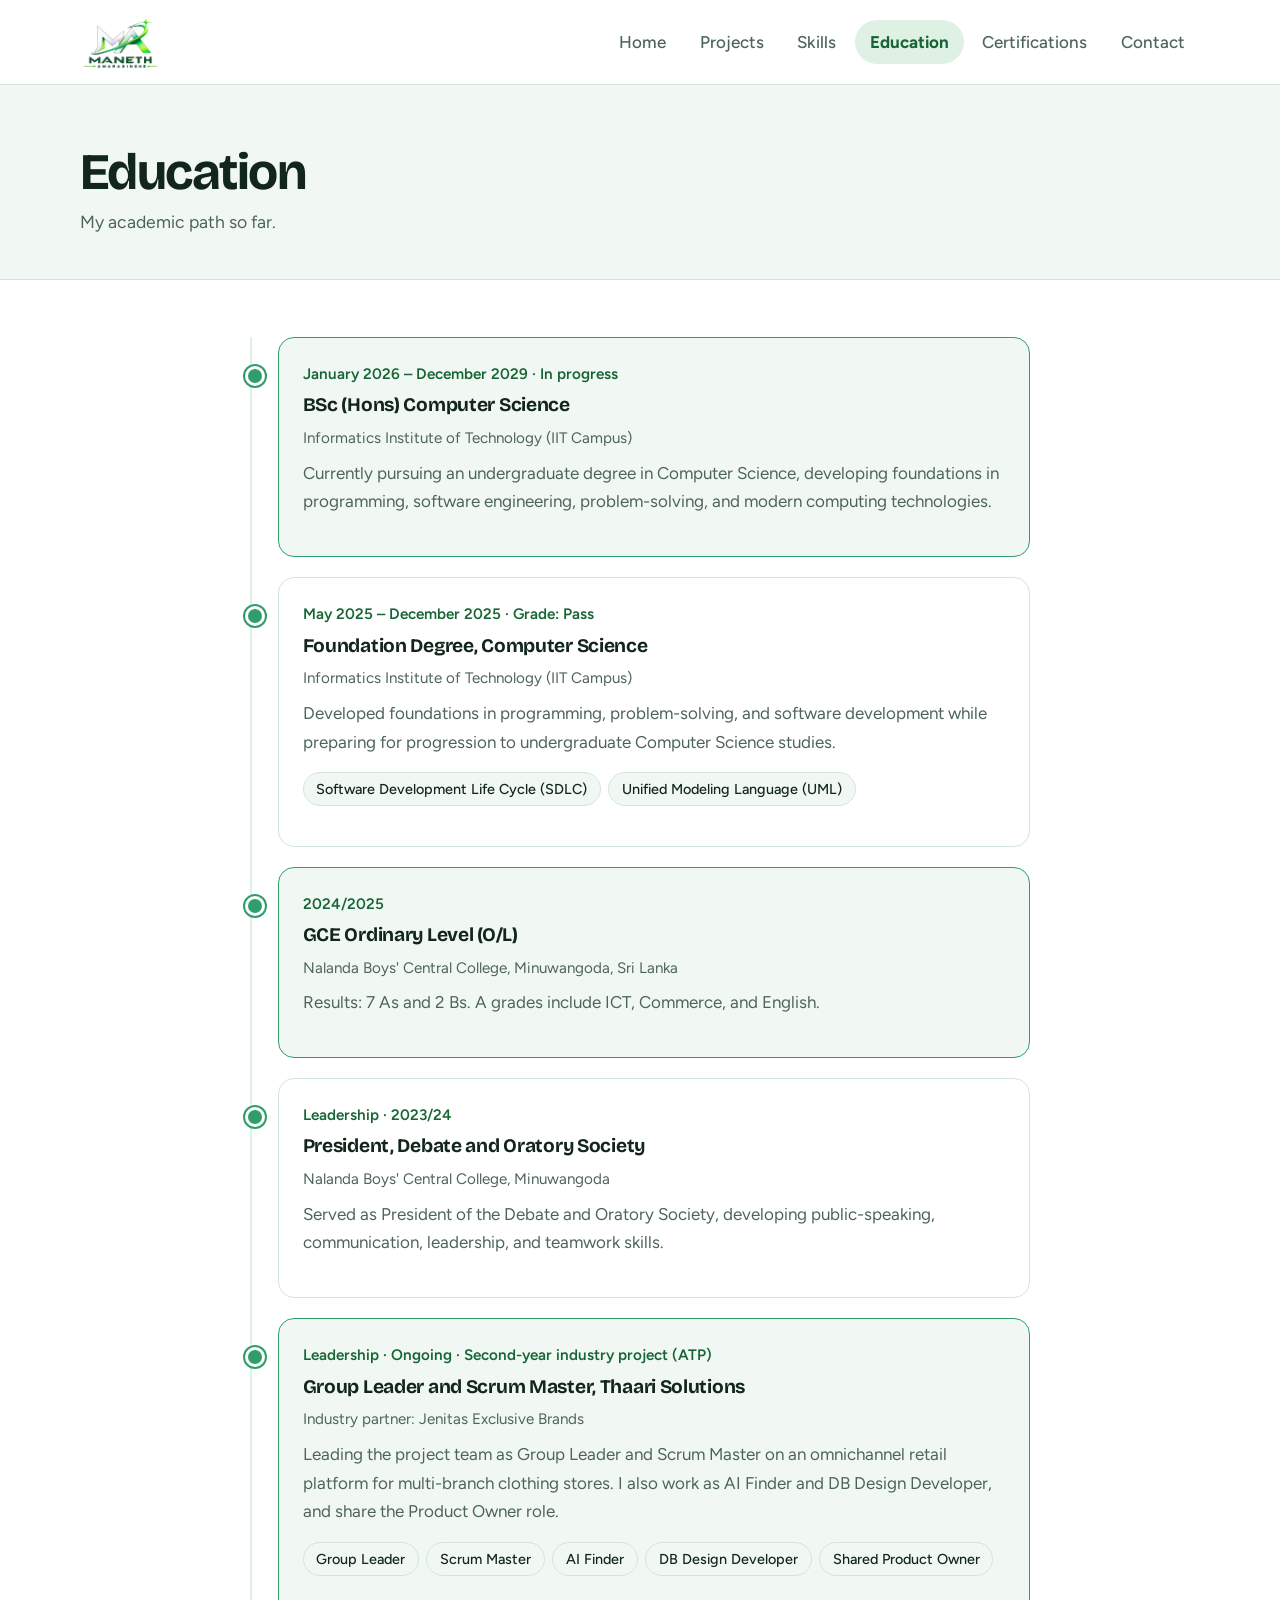
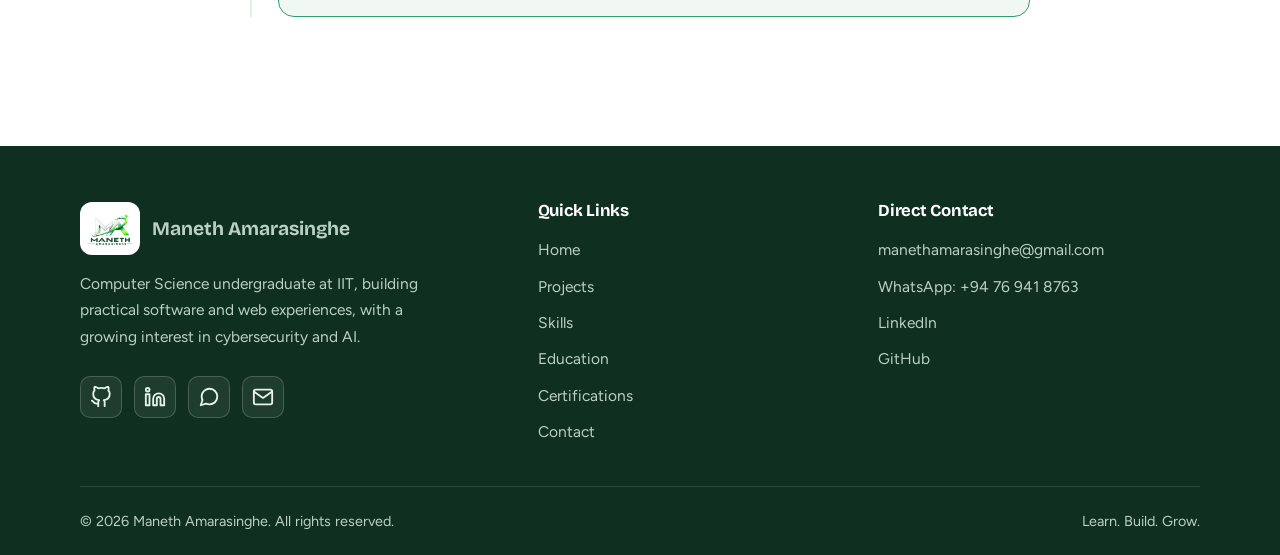
<file: education.html>
<!DOCTYPE html>
<html lang="en"><head><meta charset="utf-8"><meta name="viewport" content="width=device-width, initial-scale=1">
<title>Education | Maneth Amarasinghe</title><meta name="description" content="BSc (Hons) Computer Science at IIT, foundation degree, GCE O/L results and leadership.">
<meta name="theme-color" content="#ffffff"><link rel="icon" href="favicon.svg" type="image/svg+xml">
<link rel="preconnect" href="https://fonts.googleapis.com"><link rel="preconnect" href="https://fonts.gstatic.com" crossorigin>
<link href="https://fonts.googleapis.com/css2?family=Bricolage+Grotesque:opsz,wght@12..96,600;12..96,700&family=Figtree:wght@400;500;600;700&display=swap" rel="stylesheet">
<link rel="stylesheet" href="style.css"><link rel="stylesheet" href="footer.css"></head><body>
<a class="skip" href="#main">Skip to content</a>
<header class="site-header"><div class="wrap bar">
<a class="brand" href="index.html"><img src="logo.png" width="700" height="629" alt="Maneth Amarasinghe"></a>
<button class="menu-btn" aria-label="Open menu" aria-expanded="false" aria-controls="nav"><span></span><span></span><span></span></button>
<nav id="nav" aria-label="Main"><a href="index.html">Home</a><a href="projects.html">Projects</a><a href="skills.html">Skills</a><a href="education.html" aria-current="page">Education</a><a href="certifications.html">Certifications</a><a href="contact.html">Contact</a></nav></div></header>
<main id="main"><section class="page-head"><div class="wrap"><h1>Education</h1><p>My academic path so far.</p></div></section><section class="sec"><div class="wrap narrow"><ol class="timeline"><li class="card lead-card"><p class="kind">January 2026 – December 2029 · In progress</p><h3>BSc (Hons) Computer Science</h3><p class="by">Informatics Institute of Technology (IIT Campus)</p><p>Currently pursuing an undergraduate degree in Computer Science, developing foundations in programming, software engineering, problem-solving, and modern computing technologies.</p></li>
<li class="card"><p class="kind">May 2025 – December 2025 · Grade: Pass</p><h3>Foundation Degree, Computer Science</h3><p class="by">Informatics Institute of Technology (IIT Campus)</p><p>Developed foundations in programming, problem-solving, and software development while preparing for progression to undergraduate Computer Science studies.</p><ul class="chips"><li>Software Development Life Cycle (SDLC)</li><li>Unified Modeling Language (UML)</li></ul></li>
<li class="card lead-card"><p class="kind">2024/2025</p><h3>GCE Ordinary Level (O/L)</h3><p class="by">Nalanda Boys' Central College, Minuwangoda, Sri Lanka</p><p>Results: 7 As and 2 Bs. A grades include ICT, Commerce, and English.</p></li>
<li class="card"><p class="kind">Leadership · 2023/24</p><h3>President, Debate and Oratory Society</h3><p class="by">Nalanda Boys' Central College, Minuwangoda</p><p>Served as President of the Debate and Oratory Society, developing public-speaking, communication, leadership, and teamwork skills.</p></li><li class="card lead-card"><p class="kind">Leadership · Ongoing · Second-year industry project (ATP)</p><h3>Group Leader and Scrum Master, Thaari Solutions</h3><p class="by">Industry partner: Jenitas Exclusive Brands</p><p>Leading the project team as Group Leader and Scrum Master on an omnichannel retail platform for multi-branch clothing stores. I also work as AI Finder and DB Design Developer, and share the Product Owner role.</p><ul class="chips"><li>Group Leader</li><li>Scrum Master</li><li>AI Finder</li><li>DB Design Developer</li><li>Shared Product Owner</li></ul></li>
</ol></div></section></main>
<footer class="tf-footer"><div class="tf-wrap">
<div class="tf-grid">
<div><a class="tf-brand" href="index.html"><img src="logo.png" width="56" height="50" alt="">Maneth Amarasinghe</a>
<p class="tf-about">Computer Science undergraduate at IIT, building practical software and web experiences, with a growing interest in cybersecurity and AI.</p>
<ul class="social-row"><li><a class="social-btn" href="https://github.com/maneth-amarasinghe-cyber" target="_blank" rel="noopener noreferrer" aria-label="GitHub" title="GitHub"><svg viewBox="0 0 24 24" aria-hidden="true"><path d="M9 19c-5 1.5-5-2.5-7-3m14 6v-3.87a3.37 3.37 0 0 0-.94-2.61c3.14-.35 6.44-1.54 6.44-7A5.44 5.44 0 0 0 20 4.77 5.07 5.07 0 0 0 19.91 1S18.73.65 16 2.48a13.38 13.38 0 0 0-7 0C6.27.65 5.09 1 5.09 1A5.07 5.07 0 0 0 5 4.77a5.44 5.44 0 0 0-1.5 3.78c0 5.42 3.3 6.61 6.44 7A3.37 3.37 0 0 0 9 18.13V22"/></svg></a></li><li><a class="social-btn" href="https://www.linkedin.com/in/maneth-amarasinghe/" target="_blank" rel="noopener noreferrer" aria-label="LinkedIn" title="LinkedIn"><svg viewBox="0 0 24 24" aria-hidden="true"><path d="M16 8a6 6 0 0 1 6 6v7h-4v-7a2 2 0 0 0-2-2 2 2 0 0 0-2 2v7h-4v-7a6 6 0 0 1 6-6z"/><rect x="2" y="9" width="4" height="12"/><circle cx="4" cy="4" r="2"/></svg></a></li><li><a class="social-btn" href="https://wa.me/94769418763" target="_blank" rel="noopener noreferrer" aria-label="WhatsApp" title="WhatsApp"><svg viewBox="0 0 24 24" aria-hidden="true"><path d="M21 11.5a8.38 8.38 0 0 1-.9 3.8 8.5 8.5 0 0 1-7.6 4.7 8.38 8.38 0 0 1-3.8-.9L3 21l1.9-5.7a8.38 8.38 0 0 1-.9-3.8 8.5 8.5 0 0 1 4.7-7.6 8.38 8.38 0 0 1 3.8-.9h.5a8.48 8.48 0 0 1 8 8v.5z"/></svg></a></li><li><a class="social-btn" href="mailto:manethamarasinghe@gmail.com" aria-label="Email" title="Email"><svg viewBox="0 0 24 24" aria-hidden="true"><path d="M4 4h16c1.1 0 2 .9 2 2v12c0 1.1-.9 2-2 2H4c-1.1 0-2-.9-2-2V6c0-1.1.9-2 2-2z"/><polyline points="22,6 12,13 2,6"/></svg></a></li></ul></div>
<div><h3>Quick Links</h3><ul><li><a href="index.html">Home</a></li><li><a href="projects.html">Projects</a></li><li><a href="skills.html">Skills</a></li><li><a href="education.html">Education</a></li><li><a href="certifications.html">Certifications</a></li><li><a href="contact.html">Contact</a></li></ul></div>
<div><h3>Direct Contact</h3><ul><li><a href="mailto:manethamarasinghe@gmail.com">manethamarasinghe@gmail.com</a></li><li><a href="https://wa.me/94769418763" target="_blank" rel="noopener noreferrer">WhatsApp: +94 76 941 8763</a></li><li><a href="https://www.linkedin.com/in/maneth-amarasinghe/" target="_blank" rel="noopener noreferrer">LinkedIn</a></li><li><a href="https://github.com/maneth-amarasinghe-cyber" target="_blank" rel="noopener noreferrer">GitHub</a></li></ul></div>
</div>
<div class="tf-bottom"><p>&copy; <span id="year">2026</span> Maneth Amarasinghe. All rights reserved.</p><p>Learn. Build. Grow.</p></div>
</div></footer>
<script src="script.js"></script></body></html>
</file>
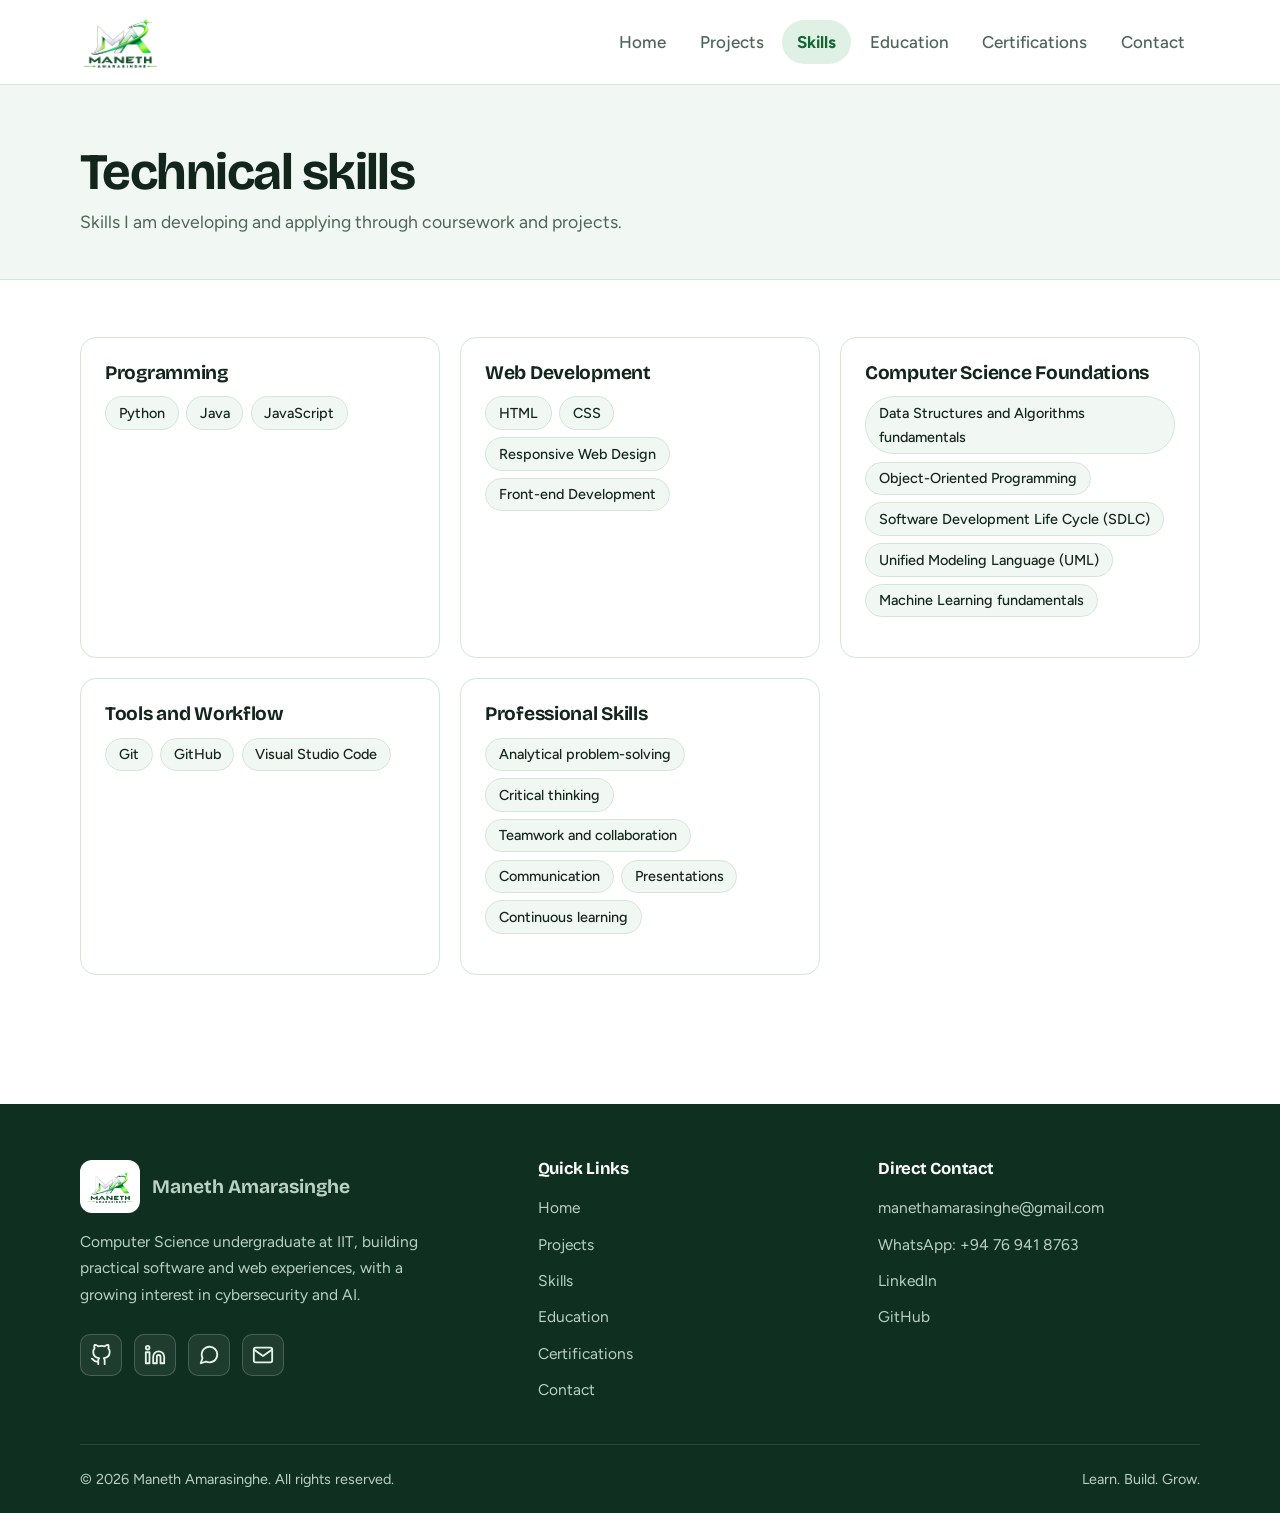
<file: skills.html>
<!DOCTYPE html>
<html lang="en"><head><meta charset="utf-8"><meta name="viewport" content="width=device-width, initial-scale=1">
<title>Skills | Maneth Amarasinghe</title><meta name="description" content="Programming, web development, computer science foundations, tools and professional skills.">
<meta name="theme-color" content="#ffffff"><link rel="icon" href="favicon.svg" type="image/svg+xml">
<link rel="preconnect" href="https://fonts.googleapis.com"><link rel="preconnect" href="https://fonts.gstatic.com" crossorigin>
<link href="https://fonts.googleapis.com/css2?family=Bricolage+Grotesque:opsz,wght@12..96,600;12..96,700&family=Figtree:wght@400;500;600;700&display=swap" rel="stylesheet">
<link rel="stylesheet" href="style.css"><link rel="stylesheet" href="footer.css"></head><body>
<a class="skip" href="#main">Skip to content</a>
<header class="site-header"><div class="wrap bar">
<a class="brand" href="index.html"><img src="logo.png" width="700" height="629" alt="Maneth Amarasinghe"></a>
<button class="menu-btn" aria-label="Open menu" aria-expanded="false" aria-controls="nav"><span></span><span></span><span></span></button>
<nav id="nav" aria-label="Main"><a href="index.html">Home</a><a href="projects.html">Projects</a><a href="skills.html" aria-current="page">Skills</a><a href="education.html">Education</a><a href="certifications.html">Certifications</a><a href="contact.html">Contact</a></nav></div></header>
<main id="main"><section class="page-head"><div class="wrap"><h1>Technical skills</h1><p>Skills I am developing and applying through coursework and projects.</p></div></section><section class="sec"><div class="wrap"><div class="grid g3"><article class="card"><h3>Programming</h3><ul class="chips"><li>Python</li><li>Java</li><li>JavaScript</li></ul></article><article class="card"><h3>Web Development</h3><ul class="chips"><li>HTML</li><li>CSS</li><li>Responsive Web Design</li><li>Front-end Development</li></ul></article><article class="card"><h3>Computer Science Foundations</h3><ul class="chips"><li>Data Structures and Algorithms fundamentals</li><li>Object-Oriented Programming</li><li>Software Development Life Cycle (SDLC)</li><li>Unified Modeling Language (UML)</li><li>Machine Learning fundamentals</li></ul></article><article class="card"><h3>Tools and Workflow</h3><ul class="chips"><li>Git</li><li>GitHub</li><li>Visual Studio Code</li></ul></article><article class="card"><h3>Professional Skills</h3><ul class="chips"><li>Analytical problem-solving</li><li>Critical thinking</li><li>Teamwork and collaboration</li><li>Communication</li><li>Presentations</li><li>Continuous learning</li></ul></article></div></div></section></main>
<footer class="tf-footer"><div class="tf-wrap">
<div class="tf-grid">
<div><a class="tf-brand" href="index.html"><img src="logo.png" width="56" height="50" alt="">Maneth Amarasinghe</a>
<p class="tf-about">Computer Science undergraduate at IIT, building practical software and web experiences, with a growing interest in cybersecurity and AI.</p>
<ul class="social-row"><li><a class="social-btn" href="https://github.com/maneth-amarasinghe-cyber" target="_blank" rel="noopener noreferrer" aria-label="GitHub" title="GitHub"><svg viewBox="0 0 24 24" aria-hidden="true"><path d="M9 19c-5 1.5-5-2.5-7-3m14 6v-3.87a3.37 3.37 0 0 0-.94-2.61c3.14-.35 6.44-1.54 6.44-7A5.44 5.44 0 0 0 20 4.77 5.07 5.07 0 0 0 19.91 1S18.73.65 16 2.48a13.38 13.38 0 0 0-7 0C6.27.65 5.09 1 5.09 1A5.07 5.07 0 0 0 5 4.77a5.44 5.44 0 0 0-1.5 3.78c0 5.42 3.3 6.61 6.44 7A3.37 3.37 0 0 0 9 18.13V22"/></svg></a></li><li><a class="social-btn" href="https://www.linkedin.com/in/maneth-amarasinghe/" target="_blank" rel="noopener noreferrer" aria-label="LinkedIn" title="LinkedIn"><svg viewBox="0 0 24 24" aria-hidden="true"><path d="M16 8a6 6 0 0 1 6 6v7h-4v-7a2 2 0 0 0-2-2 2 2 0 0 0-2 2v7h-4v-7a6 6 0 0 1 6-6z"/><rect x="2" y="9" width="4" height="12"/><circle cx="4" cy="4" r="2"/></svg></a></li><li><a class="social-btn" href="https://wa.me/94769418763" target="_blank" rel="noopener noreferrer" aria-label="WhatsApp" title="WhatsApp"><svg viewBox="0 0 24 24" aria-hidden="true"><path d="M21 11.5a8.38 8.38 0 0 1-.9 3.8 8.5 8.5 0 0 1-7.6 4.7 8.38 8.38 0 0 1-3.8-.9L3 21l1.9-5.7a8.38 8.38 0 0 1-.9-3.8 8.5 8.5 0 0 1 4.7-7.6 8.38 8.38 0 0 1 3.8-.9h.5a8.48 8.48 0 0 1 8 8v.5z"/></svg></a></li><li><a class="social-btn" href="mailto:manethamarasinghe@gmail.com" aria-label="Email" title="Email"><svg viewBox="0 0 24 24" aria-hidden="true"><path d="M4 4h16c1.1 0 2 .9 2 2v12c0 1.1-.9 2-2 2H4c-1.1 0-2-.9-2-2V6c0-1.1.9-2 2-2z"/><polyline points="22,6 12,13 2,6"/></svg></a></li></ul></div>
<div><h3>Quick Links</h3><ul><li><a href="index.html">Home</a></li><li><a href="projects.html">Projects</a></li><li><a href="skills.html">Skills</a></li><li><a href="education.html">Education</a></li><li><a href="certifications.html">Certifications</a></li><li><a href="contact.html">Contact</a></li></ul></div>
<div><h3>Direct Contact</h3><ul><li><a href="mailto:manethamarasinghe@gmail.com">manethamarasinghe@gmail.com</a></li><li><a href="https://wa.me/94769418763" target="_blank" rel="noopener noreferrer">WhatsApp: +94 76 941 8763</a></li><li><a href="https://www.linkedin.com/in/maneth-amarasinghe/" target="_blank" rel="noopener noreferrer">LinkedIn</a></li><li><a href="https://github.com/maneth-amarasinghe-cyber" target="_blank" rel="noopener noreferrer">GitHub</a></li></ul></div>
</div>
<div class="tf-bottom"><p>&copy; <span id="year">2026</span> Maneth Amarasinghe. All rights reserved.</p><p>Learn. Build. Grow.</p></div>
</div></footer>
<script src="script.js"></script></body></html>
</file>
<file: style.css>
/* ============================================================
   Maneth Amarasinghe - portfolio
   Light theme: white + fresh greens.  Change colours here.
   ============================================================ */
:root{
  --white:#ffffff;
  --paper:#fbfdfb;
  --mist:#f1f8f3;      /* soft green surface */
  --mint:#dff1e5;      /* highlight surface */
  --line:#d3e6d9;      /* borders */
  --leaf:#2f9e6b;      /* bright accent (graphics, dots) */
  --forest:#166534;    /* text accent + buttons (AA on white) */
  --forest-dark:#0f4a28;
  --deep:#0f2f20;      /* footer */
  --ink:#13261c;       /* headings */
  --mute:#4d6558;      /* body copy */
  --r:16px;
  --head:"Bricolage Grotesque","Figtree",system-ui,sans-serif;
  --body:"Figtree",system-ui,-apple-system,"Segoe UI",sans-serif;
}
*{box-sizing:border-box}
html{scroll-behavior:smooth;-webkit-text-size-adjust:100%;text-size-adjust:100%}
body{margin:0;background:var(--white);color:var(--mute);font:400 1.0625rem/1.7 var(--body);overflow-x:hidden;-webkit-font-smoothing:antialiased}
h1,h2,h3{font-family:var(--head);color:var(--ink);line-height:1.12;margin:0 0 .65rem;font-weight:700;letter-spacing:-.015em}
h1{font-size:clamp(2.4rem,5.6vw,4.2rem);line-height:1.04;letter-spacing:-.03em}
h2{font-size:clamp(1.6rem,3vw,2.15rem)}
h3{font-size:1.2rem}
a{color:var(--forest);text-underline-offset:3px}
p{margin:0 0 1rem}
strong,b{color:var(--ink)}
.wrap{width:calc(100% - 2.5rem);max-width:1120px;margin:0 auto}
.narrow{max-width:780px}
:focus-visible{outline:3px solid var(--forest);outline-offset:3px;border-radius:6px}
.skip{position:absolute;left:-999px;top:0;background:var(--forest);color:#fff;padding:.6rem 1rem;z-index:99}
.skip:focus{left:0}
.sr{position:absolute;width:1px;height:1px;overflow:hidden;clip:rect(0 0 0 0)}
.ico{width:1em;height:1em;vertical-align:-.12em}
[hidden]{display:none!important}

/* ---------- Header ---------- */
.site-header{position:sticky;top:0;z-index:20;background:rgba(255,255,255,.92);-webkit-backdrop-filter:blur(12px);backdrop-filter:blur(12px);border-bottom:1px solid var(--line)}
.bar{display:flex;align-items:center;justify-content:space-between;min-height:84px;gap:1rem}
.brand{display:block;line-height:0;text-decoration:none}
.brand img{height:68px;width:auto;display:block}
nav{display:flex;gap:.2rem;flex-wrap:wrap}
nav a{color:var(--mute);text-decoration:none;padding:.5rem .95rem;border-radius:999px;font-weight:500;transition:background .2s,color .2s}
nav a:hover{color:var(--ink);background:var(--mist)}
nav a[aria-current=page]{color:var(--forest);background:var(--mint);font-weight:700}
.menu-btn{display:none;background:#fff;border:1px solid var(--line);border-radius:10px;padding:.6rem;cursor:pointer}
.menu-btn span{display:block;width:22px;height:2px;background:var(--ink);margin:4px 0}
@media(max-width:820px){
  .menu-btn{display:block}
  nav{display:none;position:absolute;left:0;right:0;top:84px;background:#fff;flex-direction:column;padding:1rem;border-bottom:1px solid var(--line);box-shadow:0 18px 30px rgba(15,47,32,.08)}
  nav.open{display:flex}
  .brand img{height:56px}.bar{min-height:72px}nav{top:72px}
}

/* ---------- Buttons ---------- */
.btn{display:inline-flex;align-items:center;gap:.45rem;background:var(--forest);color:#fff;border:1.5px solid var(--forest);text-decoration:none;font:600 1rem var(--body);padding:.8rem 1.45rem;border-radius:12px;cursor:pointer;transition:background .2s,border-color .2s,color .2s}
.btn:hover{background:var(--forest-dark);border-color:var(--forest-dark)}
.btn.ghost{background:#fff;color:var(--forest)}
.btn.ghost:hover{background:var(--mint);border-color:var(--forest)}
.btn.small{padding:.55rem 1.05rem;font-size:.95rem}
.textlink{font-weight:700}
.actions{display:flex;gap:.7rem;flex-wrap:wrap;margin:1.5rem 0}

/* ---------- Hero ---------- */
.hero{padding:clamp(2.5rem,6vw,5rem) 0 clamp(2.5rem,6vw,4.5rem)}
.hero-grid{display:grid;grid-template-columns:1.2fr 1fr;gap:clamp(2rem,5vw,4.5rem);align-items:center}
.status{display:inline-flex;align-items:center;gap:.55rem;background:var(--mint);color:var(--forest);padding:.4rem 1rem;border-radius:999px;font-weight:600;font-size:.95rem}
.status::before{content:"";width:.55rem;height:.55rem;border-radius:50%;background:var(--leaf)}
.hero h1{margin:1.1rem 0 1.2rem}
.lead{color:var(--mute);font-size:1.15rem;max-width:58ch}
/* arch-shaped portrait: the white photo background melts into the mint */
.portrait{position:relative;margin:0;justify-self:center;width:100%;max-width:400px;aspect-ratio:422/520;border-radius:999px 999px 28px 28px;background:var(--mint);overflow:hidden;isolation:isolate}
.portrait img{width:100%;height:100%;object-fit:cover;object-position:top;display:block;mix-blend-mode:multiply}
.hero-grid>.portrait::after{content:"";position:absolute;top:0;left:0;right:0;bottom:0;border-radius:inherit;box-shadow:inset 0 0 0 2px rgba(22,101,52,.12);pointer-events:none}
@media(max-width:820px){.hero-grid{grid-template-columns:1fr}.portrait{order:-1;width:100%;max-width:300px}}

/* ---------- Sections ---------- */
.sec{padding:clamp(2.2rem,5vw,3.6rem) 0}
.page-head{background:var(--mist);border-bottom:1px solid var(--line);padding:clamp(2.5rem,5vw,3.8rem) 0 clamp(1.8rem,4vw,2.6rem)}
.page-head h1{font-size:clamp(2.1rem,4.6vw,3.2rem);margin-bottom:.5rem}
.page-head p{color:var(--mute);max-width:65ch;margin:0;font-size:1.1rem}
.grid{display:grid;gap:1.25rem}
.g2{grid-template-columns:repeat(2,1fr)}.g3{grid-template-columns:repeat(3,1fr)}
@media(max-width:900px){.g3{grid-template-columns:repeat(2,1fr)}}
@media(max-width:640px){.g2,.g3{grid-template-columns:1fr}}

/* ---------- Cards, chips ---------- */
.card{background:#fff;border:1px solid var(--line);border-radius:var(--r);padding:1.5rem;min-width:0;overflow-wrap:anywhere;transition:border-color .2s,box-shadow .2s}
.card:hover{border-color:var(--leaf);box-shadow:0 12px 30px rgba(15,47,32,.08)}
.kind,.by,.meta{color:var(--mute);font-size:.95rem;margin-bottom:.4rem}
.kind{color:var(--forest);font-weight:600}
.meta{color:var(--forest);font-weight:600}
.note{color:var(--mute);font-size:.95rem}
.chips{list-style:none;display:flex;flex-wrap:wrap;gap:.45rem;padding:0;margin:.8rem 0 1rem}
.chips li{border:1px solid var(--line);background:var(--mist);border-radius:999px;padding:.22rem .8rem;font-size:.9rem;color:var(--ink);font-weight:500}
.chips.big li{background:#fff;border-color:var(--leaf);font-size:1rem;padding:.42rem 1.05rem;color:var(--forest);font-weight:600}

/* ---------- Projects ---------- */
.proj{padding:0;overflow:hidden;display:flex;flex-direction:column}
.pbody{padding:1.4rem;display:flex;flex-direction:column;flex:1}
.pbody .btn,.pbody .note{margin-top:auto;align-self:flex-start}
.art{position:relative;height:170px;overflow:hidden;display:grid;place-items:center;font:700 3rem var(--head);color:rgba(255,255,255,.92);letter-spacing:.04em}
.art img{position:absolute;top:0;left:0;width:100%;height:100%;object-fit:cover}
.studysprint .art{background:#166534}.fest .art{background:#0f766e}.ocean .art{background:#0e7490}
.psy .art{background:#4d7c0f}.gun .art{background:#365314}.recipe .art{background:#b45309}

/* ---------- Timeline (education) ---------- */
.timeline{list-style:none;padding:0 0 0 1.6rem;margin:0;display:grid;gap:1.25rem;border-left:2px solid var(--mint)}
.timeline>li{position:relative}
.timeline>li::before{content:"";position:absolute;left:calc(-1.6rem - 8px);top:1.75rem;width:14px;height:14px;border-radius:50%;background:var(--leaf);border:3px solid #fff;box-shadow:0 0 0 2px var(--leaf)}
.lead-card{background:var(--mist);border-color:var(--leaf)}

/* ---------- Certifications tools ---------- */
.tools{display:grid;gap:1rem;margin-bottom:2rem}
input[type=search]{width:100%;max-width:460px;padding:.85rem 1.1rem;border-radius:12px;border:1.5px solid var(--line);background:#fff;color:var(--ink);font:inherit}
input[type=search]:focus{border-color:var(--forest)}
.filters{display:flex;gap:.5rem;flex-wrap:wrap}
.filter{background:#fff;color:var(--ink);border:1.5px solid var(--line);border-radius:999px;padding:.4rem .95rem;font:500 .95rem var(--body);cursor:pointer;transition:background .2s,border-color .2s}
.filter:hover{border-color:var(--forest)}
.filter.active{background:var(--forest);border-color:var(--forest);color:#fff}
.cgroup{margin-bottom:2.5rem}

/* ---------- Home: journey ---------- */
.journey .jbox{background:var(--mist);border:1px solid var(--line);border-radius:28px;padding:clamp(1.6rem,4vw,3rem)}
.journey h2{font-size:clamp(1.9rem,4vw,2.7rem)}
.jtext{font-size:1.15rem;max-width:68ch;color:var(--mute)}
.steps{list-style:none;display:grid;grid-template-columns:repeat(3,1fr);gap:1rem;padding:0;margin:1.5rem 0}
.steps li{background:#fff;border:1px solid var(--line);border-radius:14px;padding:1.1rem;color:var(--mute)}
.steps b{display:block;font:700 1.5rem var(--head);color:var(--forest)}
@media(max-width:640px){.steps{grid-template-columns:1fr}}

@media(prefers-reduced-motion:reduce){*{animation:none!important;transition:none!important;scroll-behavior:auto!important}}

/* ---------- Added: cross-browser + responsive polish ---------- */
img{max-width:100%}
.btn{min-height:44px;justify-content:center}
.btn.small{min-height:42px}
.btn .ico{flex:none}
.filter{min-height:40px}
button{font-family:inherit}

@media(max-width:820px){
  nav{max-height:calc(100vh - 72px);max-height:calc(100dvh - 72px);overflow-y:auto}
  nav a{padding:.8rem 1rem}
}
@media(max-width:520px){
  .actions .btn{flex:1 1 auto}
  .pill{border-radius:18px}
  .card{padding:1.25rem}
  .pbody{padding:1.2rem}
}
@media(hover:none){.card:hover{box-shadow:none}}
</file>
<file: footer.css>
/* footer.css - link this AFTER style.css on every page.
   Social icon buttons, site footer, and the featured Thaari project card. */

/* ---------- Social icon buttons ---------- */
.social-row{display:flex;flex-wrap:wrap;gap:12px;margin:1.6rem 0 0;padding:0;list-style:none}
.social-btn{display:inline-flex;align-items:center;justify-content:center;width:46px;height:46px;border-radius:12px;background:#fff;border:1.5px solid var(--line);color:var(--forest);transition:background .2s,border-color .2s,color .2s,transform .2s}
.social-btn svg{width:22px;height:22px;fill:none;stroke:currentColor;stroke-width:2;stroke-linecap:round;stroke-linejoin:round}
.social-btn:hover,.social-btn:focus-visible{background:var(--forest);border-color:var(--forest);color:#fff;transform:translateY(-2px)}

/* ---------- Footer (deep green) ---------- */
.tf-footer{background:var(--deep);color:#b9d1c3;margin-top:clamp(2.5rem,6vw,4.5rem);padding:56px 0 0;font-size:.97rem}
.tf-wrap{width:calc(100% - 2.5rem);max-width:1120px;margin:0 auto}
.tf-grid{display:grid;grid-template-columns:1.4fr 1fr 1.1fr;gap:48px;padding-bottom:40px}
.tf-brand{display:flex;align-items:center;gap:12px;color:#fff;font:700 1.2rem var(--head);text-decoration:none}
.tf-brand img{width:60px;height:auto;display:block;background:#fff;border-radius:12px;padding:5px}
.tf-about{margin:16px 0 0;max-width:36ch;line-height:1.7}
.tf-footer h3{margin:0 0 16px;color:#fff;font-size:1.05rem}
.tf-footer ul{list-style:none;margin:0;padding:0;display:grid;gap:10px}
.tf-footer ul.social-row{display:flex;gap:12px;margin-top:1.6rem}
.tf-footer a{color:#b9d1c3;text-decoration:none;transition:color .2s}
.tf-footer a:hover,.tf-footer a:focus-visible{color:#fff;text-decoration:underline}
.tf-footer .social-btn{width:42px;height:42px;border-radius:10px;background:rgba(255,255,255,.07);border-color:rgba(255,255,255,.18);color:#e6f4ea}
.tf-footer .social-btn:hover,.tf-footer .social-btn:focus-visible{background:var(--mint);border-color:var(--mint);color:var(--deep);text-decoration:none}
.tf-footer :focus-visible{outline-color:#fff}
.tf-bottom{border-top:1px solid rgba(255,255,255,.12);padding:22px 0;display:flex;justify-content:space-between;gap:12px 24px;flex-wrap:wrap;font-size:.9rem}
.tf-bottom p{margin:0}
@media(max-width:820px){.tf-grid{grid-template-columns:1fr 1fr;gap:36px}.tf-grid>div:first-child{grid-column:1/-1}}
@media(max-width:520px){.tf-grid{grid-template-columns:1fr}.tf-bottom{flex-direction:column}}

/* ---------- Featured project (Thaari) ---------- */
.feature{display:grid;grid-template-columns:1fr 1.15fr;gap:clamp(1.2rem,3vw,2.6rem);align-items:center;margin-bottom:1.5rem;padding:clamp(1.2rem,3vw,2.2rem);background:#fff;border:1px solid var(--line);border-radius:28px;box-shadow:0 22px 50px rgba(15,47,32,.10)}
.feature-visual{background:var(--mist);border:1px solid var(--line);border-radius:20px;padding:clamp(1.5rem,4vw,3rem);display:grid;place-items:center;min-height:260px}
.feature-logo{width:100%;max-width:380px;height:auto;display:block}
.feature-eyebrow{margin:0 0 .6rem;color:var(--forest);font-weight:700;font-size:.98rem}
.feature h3{margin:0 0 .8rem;font-size:clamp(1.5rem,3vw,2rem)}
.feature-lead{margin:0 0 1.2rem;font-size:1.05rem}
.checks{list-style:none;margin:0 0 1.4rem;padding:0;display:grid;gap:.85rem}
.checks li{position:relative;padding-left:2.2rem}
.checks li::before{content:"\2713";position:absolute;left:0;top:.1rem;width:1.5rem;height:1.5rem;border-radius:50%;background:var(--mint);color:var(--forest);font-size:.85rem;font-weight:700;display:grid;place-items:center}
.feature-foot{display:flex;align-items:center;justify-content:space-between;flex-wrap:wrap;gap:.8rem 1.2rem;border-top:1px solid var(--line);padding-top:1.2rem}
.pill{background:var(--mist);border:1px solid var(--line);border-radius:999px;padding:.5rem 1.1rem;color:var(--ink);font-weight:600}
.feature-link{color:var(--forest);font-weight:700;text-decoration:none}
.feature-link:hover{text-decoration:underline}
@media(max-width:860px){.feature{grid-template-columns:1fr}.feature-visual{min-height:0}}

/* ---------- Shared hover border (project cards, Thaari feature, contact cards) ---------- */
article.hcard{border:2px solid transparent;-webkit-tap-highlight-color:transparent;
  background:linear-gradient(#fff,#fff) padding-box,linear-gradient(135deg,#bfe0cc,#e7f5ec 55%,#bfe0cc) border-box;
  transition:box-shadow .25s,transform .25s}
article.hcard:hover,article.hcard:focus-within,article.hcard:active,article.hcard.selected{border-color:transparent;
  background:linear-gradient(#fff,#fff) padding-box,linear-gradient(135deg,#2f9e6b,#0e7490 55%,#166534) border-box;
  box-shadow:0 0 0 4px rgba(47,158,107,.16),0 18px 38px rgba(15,47,32,.14)}
article.hcard.selected{transform:translateY(-3px)}

/* ---------- Contact: green icon in place of the heading ---------- */
.ci{margin:0 0 1rem}
.cicon{display:inline-flex;align-items:center;justify-content:center;width:56px;height:56px;border-radius:16px;background:var(--mint);color:var(--forest)}
.cicon svg{width:28px;height:28px;fill:none;stroke:currentColor;stroke-width:2;stroke-linecap:round;stroke-linejoin:round}
</file>
